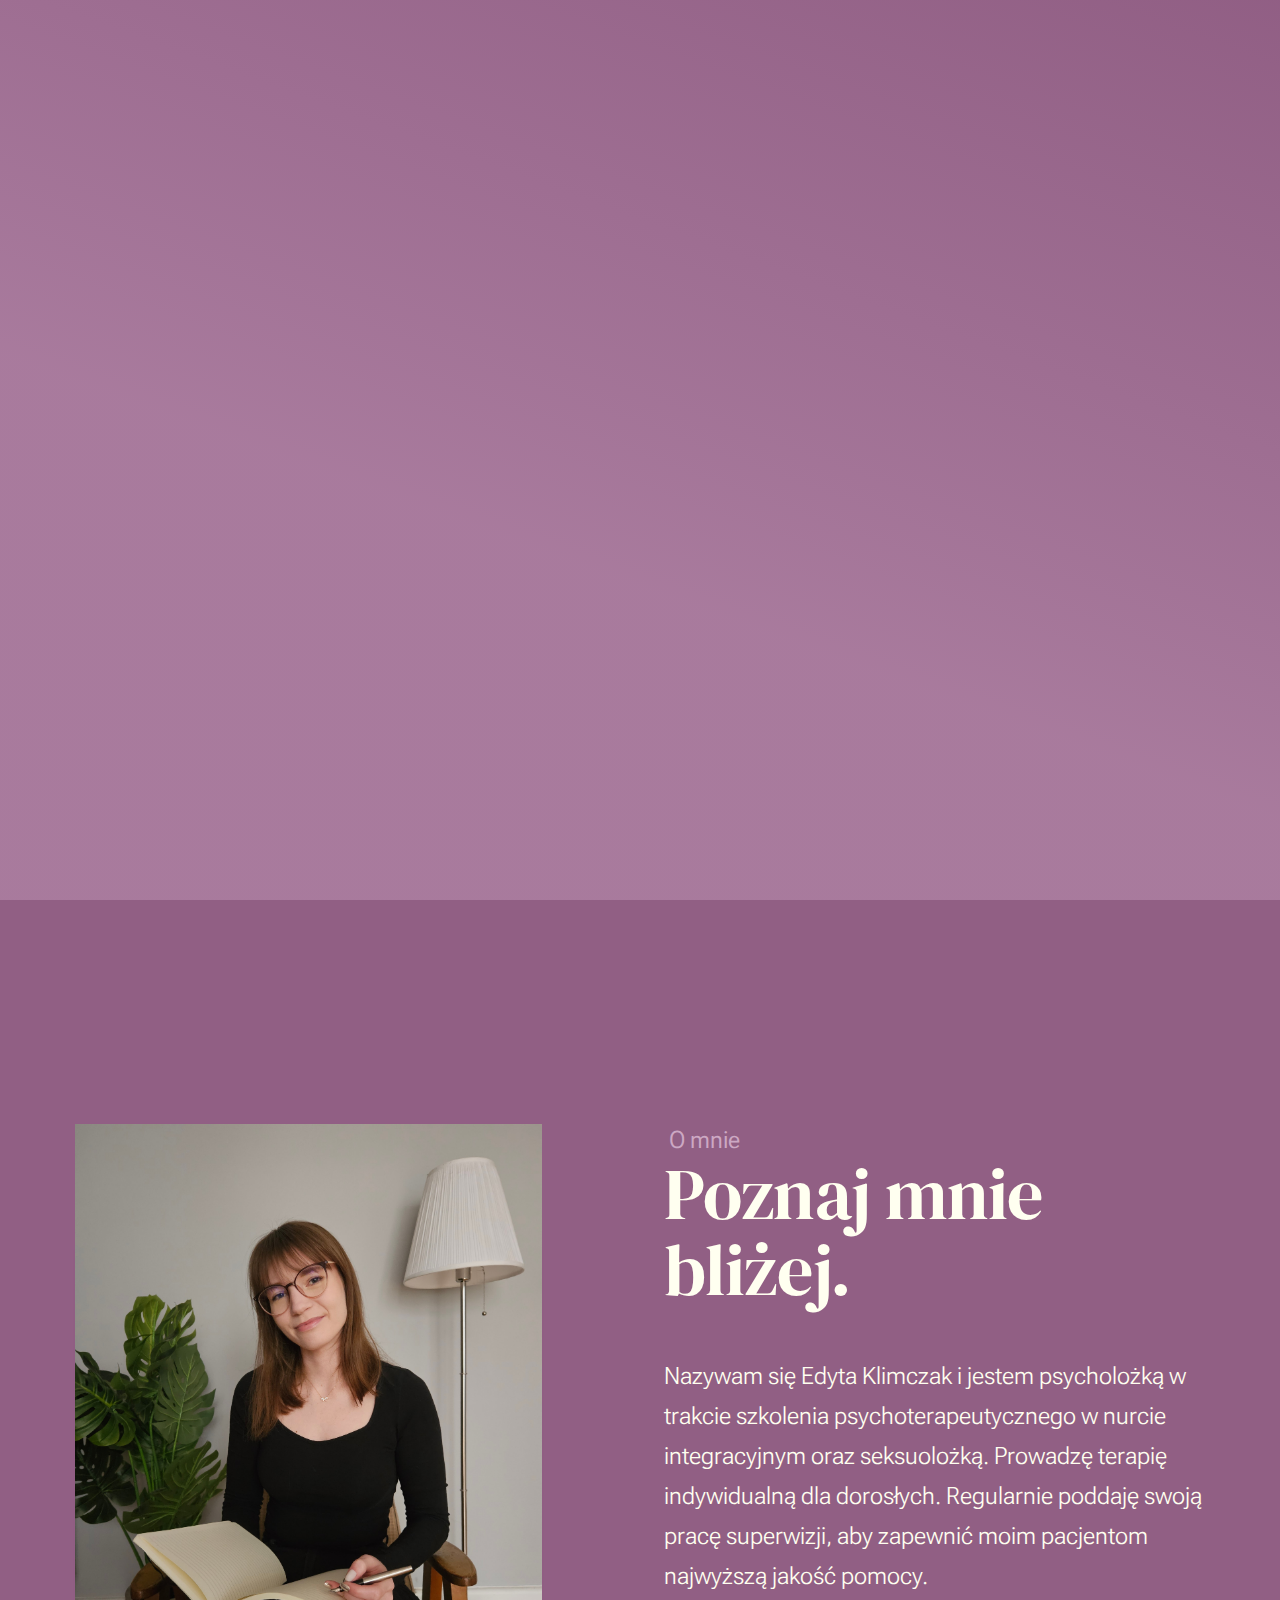
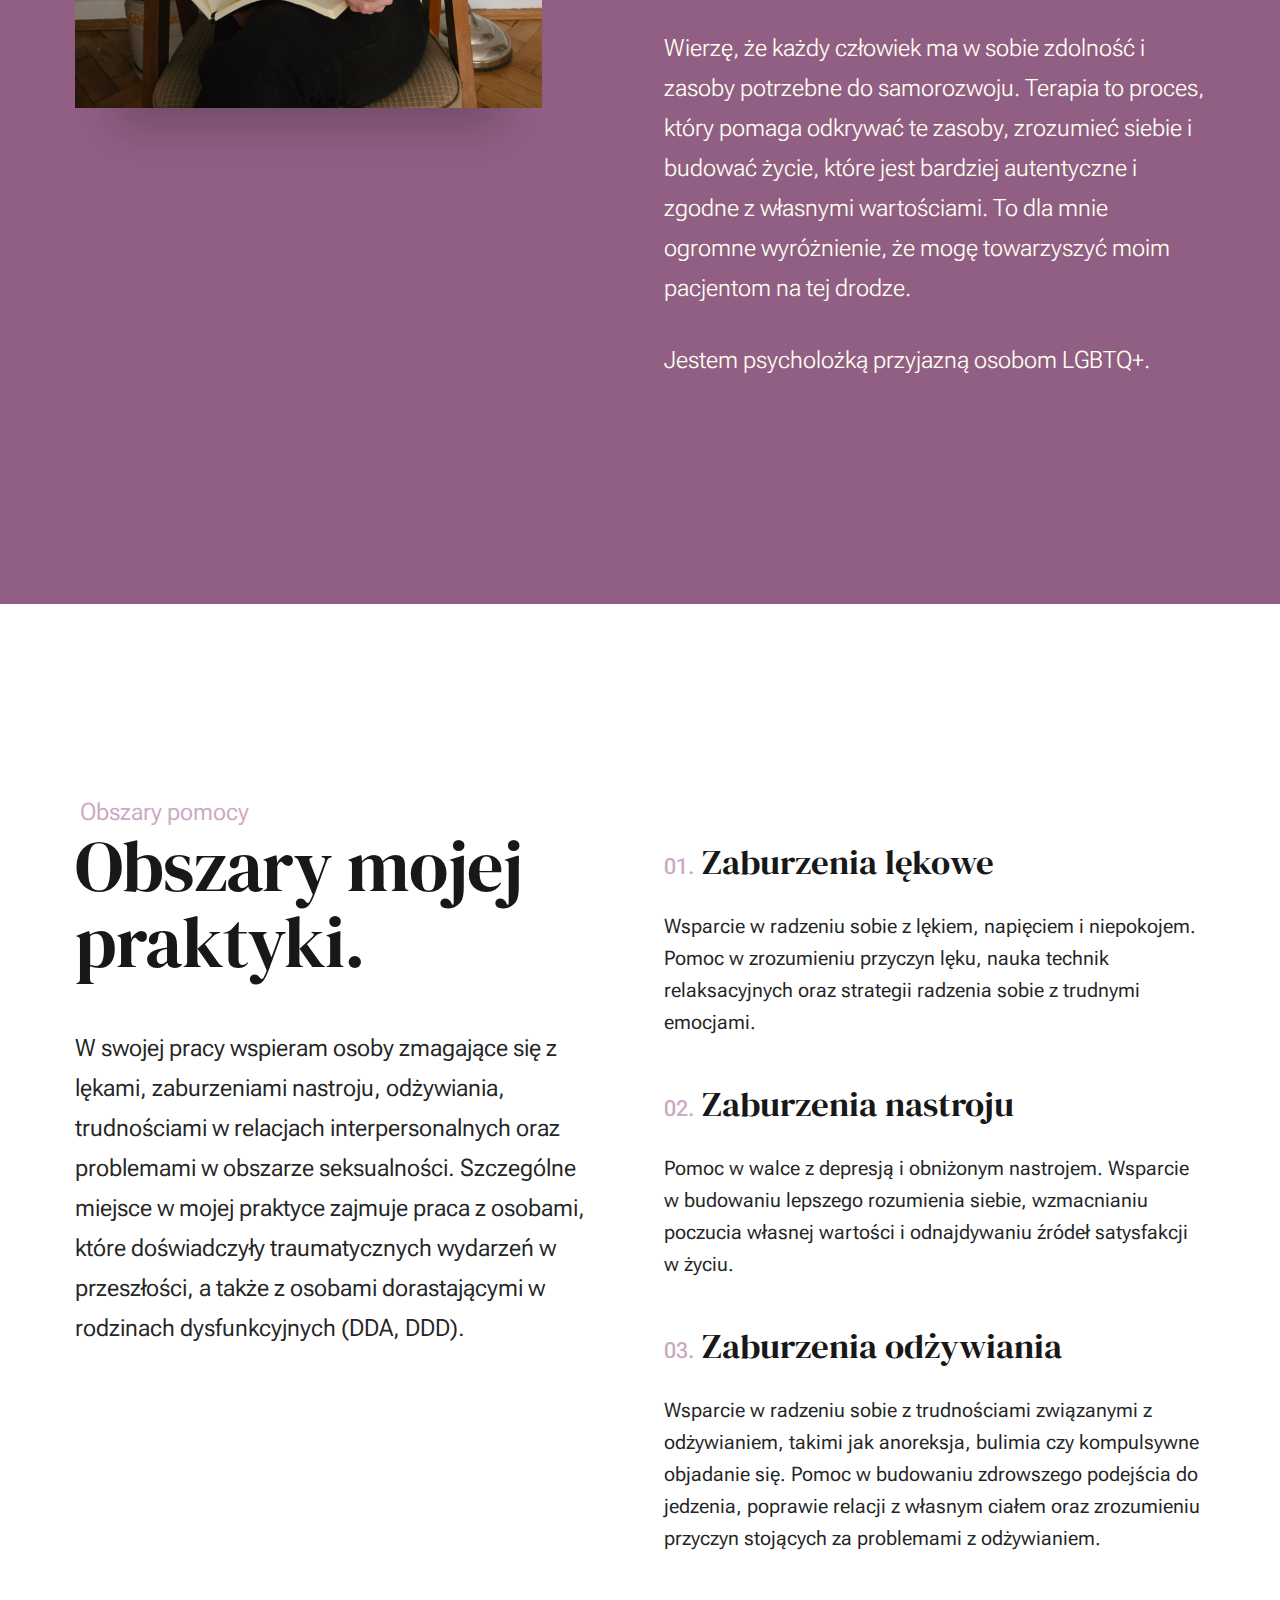
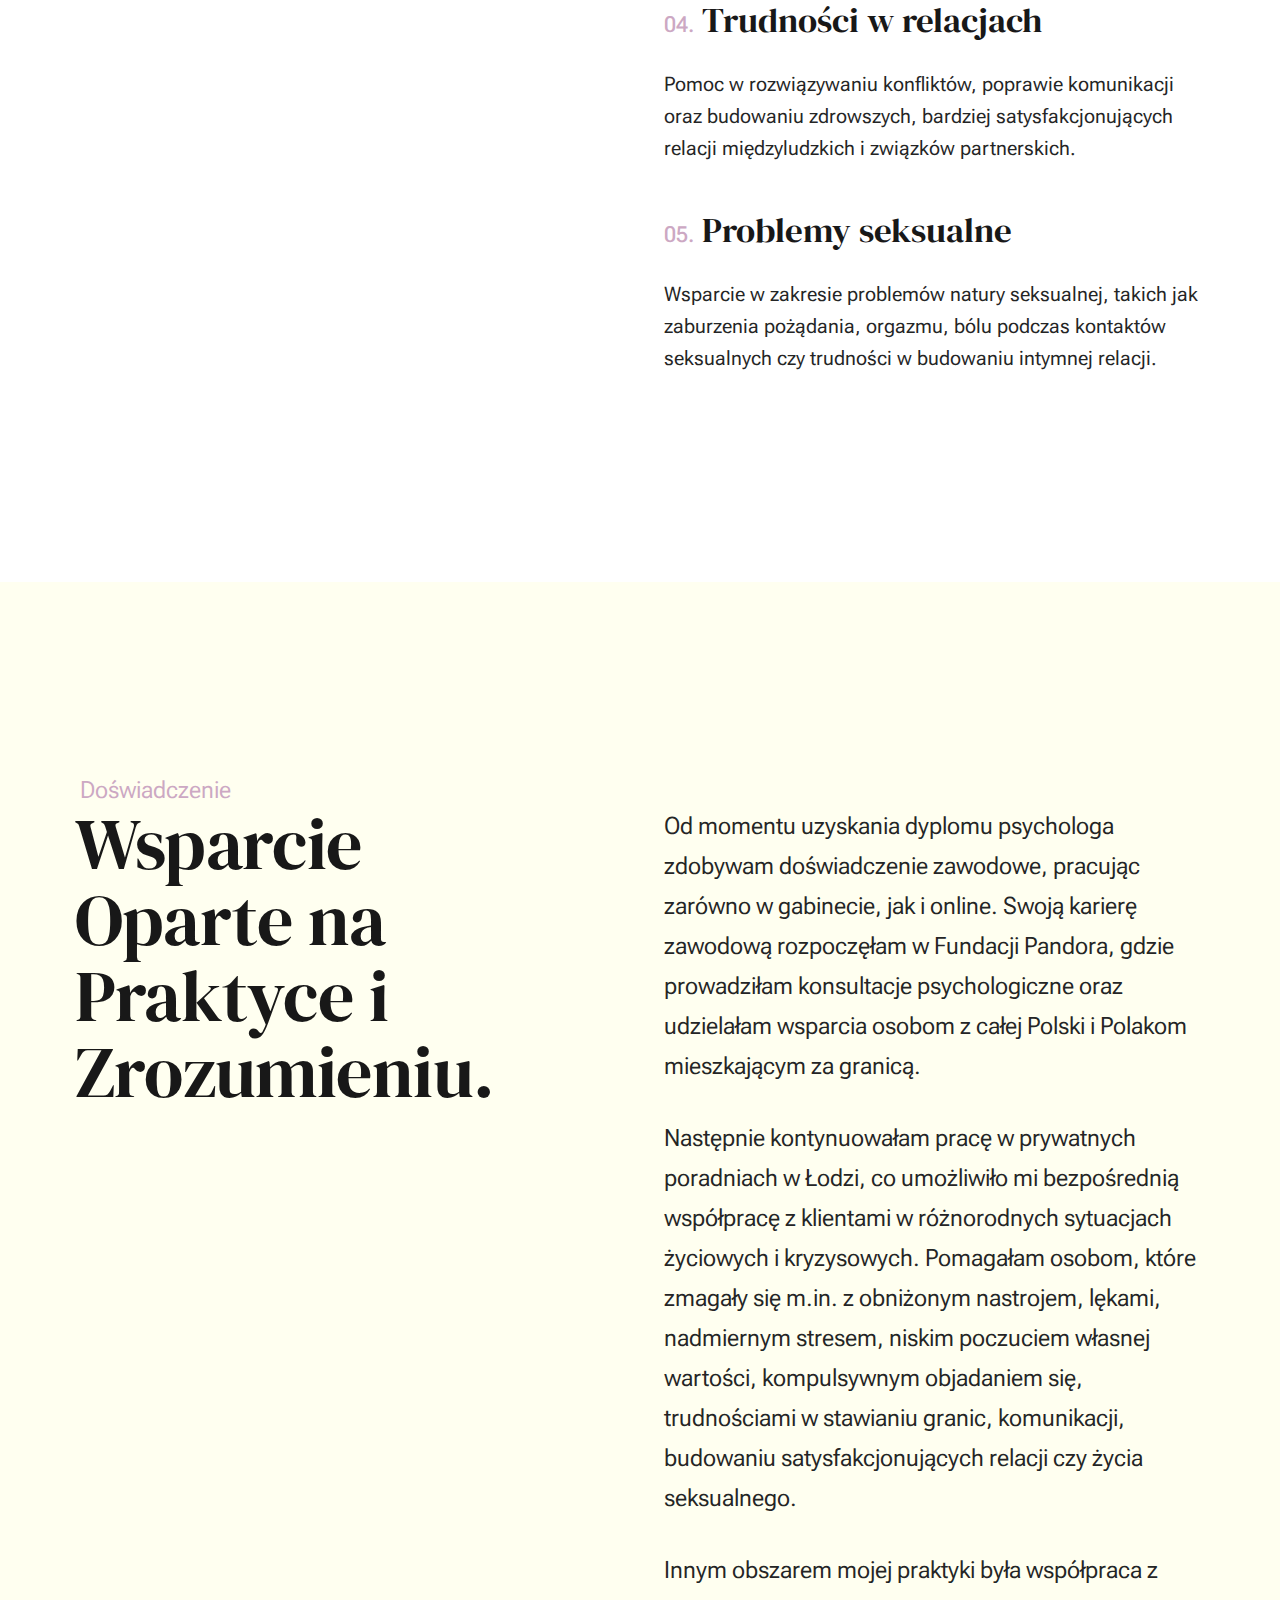
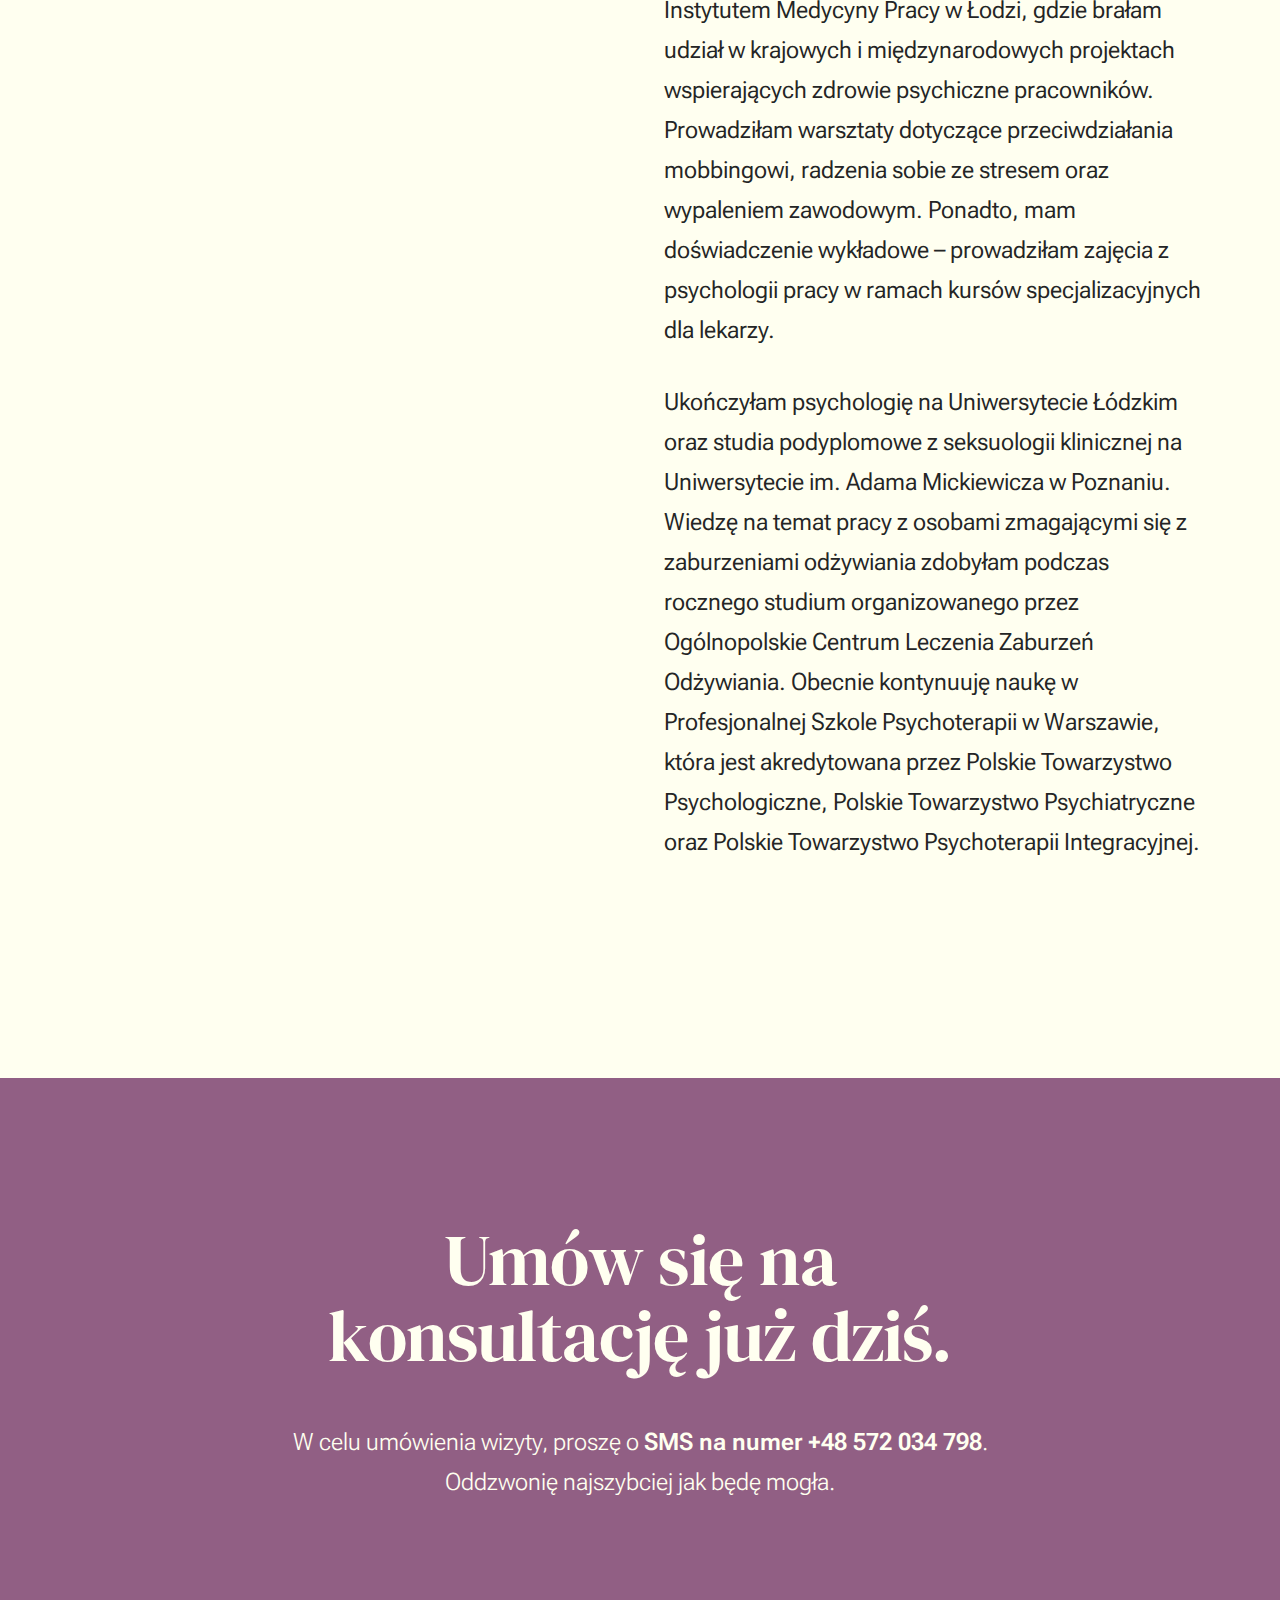
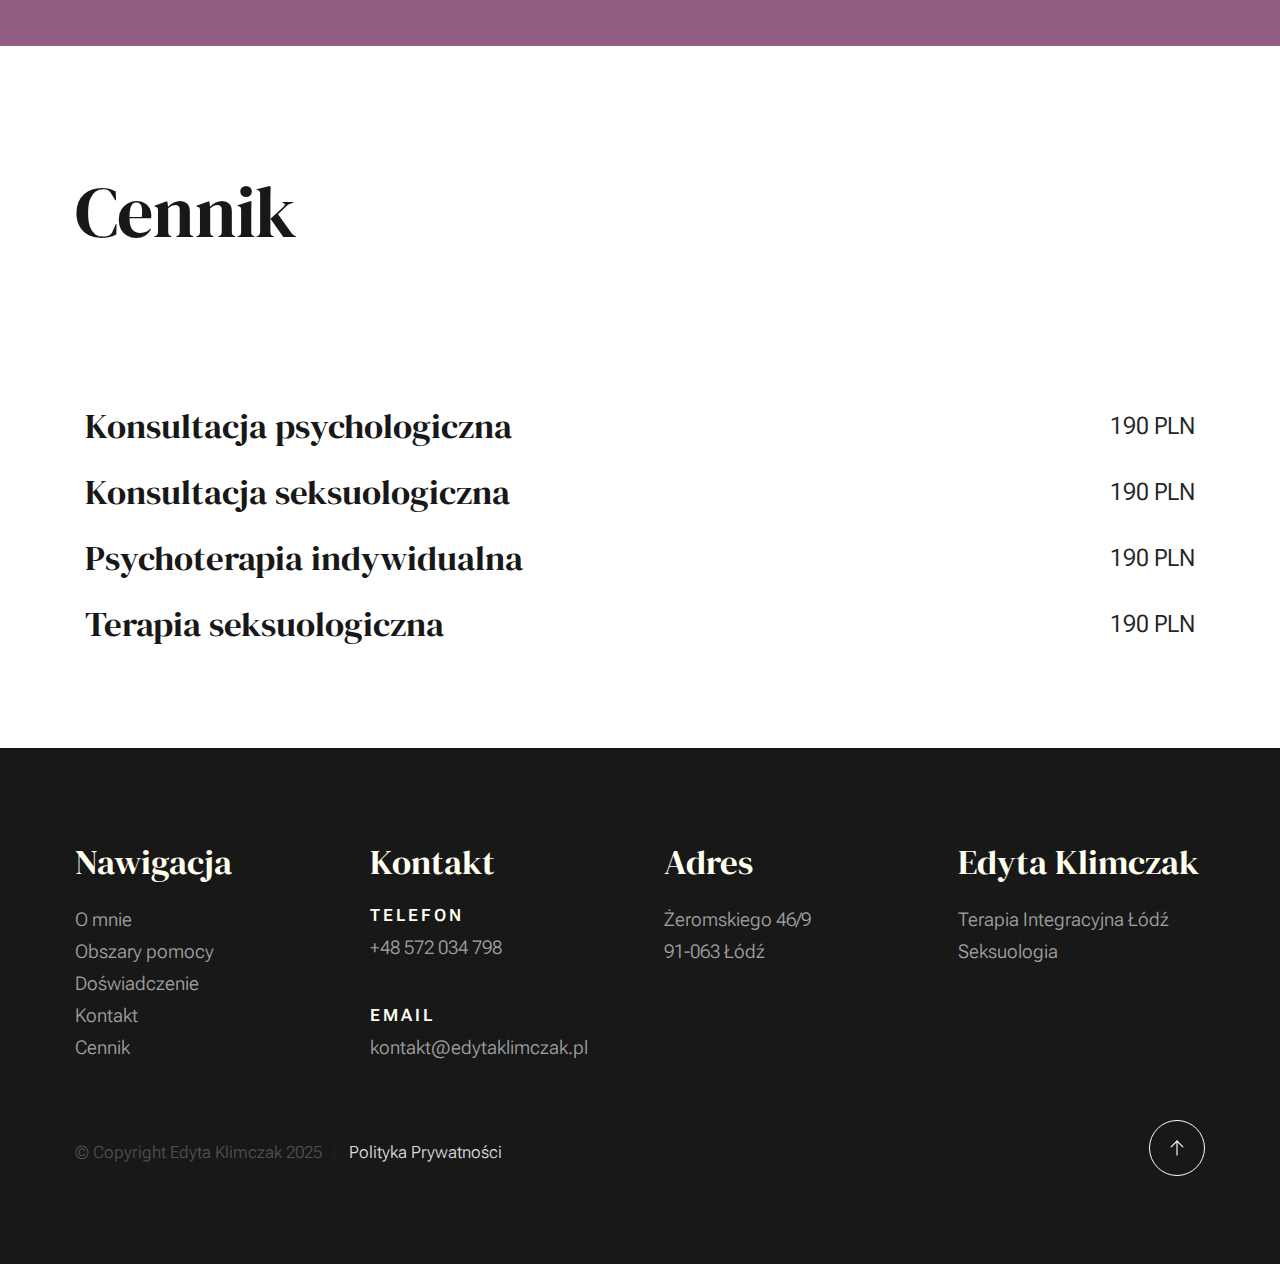
<file: index.html>
<!DOCTYPE html>

<html class="no-js" lang="pl">
  <head>
    <!--- basic page needs
    ================================================== -->
    <meta charset="utf-8" />
    <meta content="width=device-width, initial-scale=1" name="viewport" />
    <title>Edyta Klimczak | Terapia Integracyjna Łódź, Seksuologia</title>
        <!-- CSS
    ================================================== -->
    <link href="css/vendor.css" rel="stylesheet" />
    <link href="css/styles.css" rel="stylesheet" />

    <!-- SEO Meta -->
    <meta
      name="description"
      content="Oferuję terapię integracyjną w Łodzi, pomoc w kompulsywnym objadaniu się, bulimii, niskiej samoocenie oraz uzależnieniu od masturbacji."
    />
    <meta name="keywords" content="terapia integracyjna Łódź, kompulsywne objadanie się terapia Łódź, bulimia terapia Łódź, niska samoocena terapia Łódź, uzależnienie od masturbacji terapia Łódź, psycholog Łódź, terapia online, seksuolog Łódź, zaburzenia lękowe, zaburzenia odżywiania, terapia indywidualna, terapia dla dorosłych, konsultacja psychologiczna" />
    <meta name="author" content="Edyta Klimczak" />
    <meta name="robots" content="index, follow" />

    <!-- Social Media Meta -->
    <meta property="og:title" content="Edyta Klimczak | Terapia Integracyjna Łódź, Seksuologia" />
    <meta property="og:description" content="Oferuję terapię integracyjną w Łodzi, pomoc w kompulsywnym objadaniu się, bulimii, niskiej samoocenie oraz uzależnieniu od masturbacji." />
    <meta property="og:image" content="https://edytaklimczak.pl/images/edyta.png" />
    <meta property="og:url" content="https://www.edytaklimczak.pl" />
    <meta property="og:type" content="website" />
    <meta property="og:locale" content="pl_PL" />
    <meta property="og:site_name" content="Gabinet Pomocy Psychologicznej i Seksuolgicznej Edyty Klimczak" />

    <meta name="twitter:card" content="summary_large_image" />
    <meta name="twitter:title" content="Edyta Klimczak | Terapia Integracyjna Łódź, Seksuologia" />
    <meta name="twitter:description" content="Terapia integracyjna, kompulsywne objadanie się, bulimia, niska samoocena, uzależnienie od masturbacji." />
    <meta name="twitter:image" content="https://edytaklimczak.pl/images/edyta.png" />
    <script>
      document.documentElement.classList.remove("no-js");
      document.documentElement.classList.add("js");
    </script>

    <!-- favicons
    ================================================== -->
    <link href="apple-touch-icon.png" rel="apple-touch-icon" sizes="180x180" />
    <link href="favicon-32x32.png" rel="icon" sizes="32x32" type="image/png" />
    <link href="favicon-16x16.png" rel="icon" sizes="16x16" type="image/png" />
    <link rel="manifest" href="/site.webmanifest">

  </head>
  <body id="top">
    <!-- preloader
    ================================================== -->
    <div id="preloader">
      <div class="dots-fade" id="loader">
        <div></div>
        <div></div>
        <div></div>
      </div>
    </div>
    <!-- page wrap
    ================================================== -->
    <div class="s-pagewrap ss-home" id="page">
      <!-- # site header 
        ================================================== -->
      <header class="s-header">
        <div class="row s-header__inner width-sixteen-col">
          <div class="s-header__block">
            <div class="s-header__logo">
              <a class="logo" href="index.html">
                <img alt="Logo Gabinetu Edyty Klimczak" src="images/logo.svg" />
              </a>
            </div>
            <a class="s-header__menu-toggle" href="#0"><span>Menu</span></a>
          </div>
          <!-- end s-header__block -->
          <nav class="s-header__nav">
            <ul class="s-header__menu-links">
              <li><a href="#about">O mnie</a></li>
              <li><a href="#expertise">Obszary pomocy</a></li>
              <li><a href="#experience">Doświadczenie</a></li>
              <li><a href="#cta">Kontakt</a></li>
              <li><a href="#cennik">Cennik</a></li>
            </ul>
            <!-- s-header__menu-links -->
            <div class="s-header__contact">
              <div class="s-header__contact-btn">
                <a class="btn btn--stroke u-fullwidth" href="#cta">Umów wizytę</a>
              </div>
            </div>
            <!-- s-header__contact -->
          </nav>
          <!-- end s-header__nav -->
        </div>
        <!-- end s-header__inner -->
      </header>
      <!-- end s-header -->
      <!-- # site main content
        ================================================== -->
      <section class="s-content" id="content">
        <!-- intro
            ----------------------------------------------- -->
        <section class="s-intro" id="intro">
          <div class="row s-intro__content width-sixteen-col">
            <div class="column lg-12 s-intro__content-inner grid-block">
              <div class="s-intro__content-text">
                <div class="s-intro__content-pretitle text-pretitle">
                  Witam Cię serdecznie na mojej stronie!
                </div>
                <h1 class="s-intro__content-title">
                  Razem stworzymy przestrzeń, gdzie zrozumienie otwiera drzwi do zmiany
                </h1>
              </div>
              <!-- s-intro__content-text -->
              <div class="s-intro__content-media">
                <div class="s-intro__content-media-inner">
                  <img
                    alt="Edyta Klimczak - Psycholożka i Seksuolożka w Łodzi"
                    src="images/edyta_klimczak.jpg"
                    srcset="images/edyta_klimczak.jpg 1x, images/edyta_klimczak.jpg 2x"
                  />
                  <div class="lines">
                    <span></span>
                  </div>
                </div>
              </div>
              <!-- s-intro__content-media -->
              <div class="s-intro__scroll-down">
                <a class="smoothscroll" href="#about">
                  <div class="scroll-icon">
                    <svg
                      fill="none"
                      height="36"
                      stroke="#97b34a"
                      stroke-linecap="round"
                      stroke-linejoin="round"
                      stroke-width="1"
                      viewbox="0 0 24 24"
                      width="36"
                      xmlns="http://www.w3.org/2000/svg"
                    >
                      <polyline points="7 13 12 18 17 13"></polyline>
                      <line x1="12" x2="12" y1="18" y2="6"></line>
                    </svg>
                  </div>
                  <span>Przewiń, aby zapoznać się z moją ofertą.</span>
                </a>
              </div>
              <!-- s-intro__scroll-down -->
            </div>
            <!-- s-intro__content-inner -->
          </div>
          <!-- s-intro__content -->
        </section>
        <!-- end s-intro -->
        <!-- about
            ----------------------------------------------- -->
        <section class="s-about target-section" id="about">
          <div class="row s-about__content width-sixteen-col">
            <div class="column grid-block grid-section-split">
              <div class="section-header grid-section-split__header-about">
                <div class="s-about__content-media">
                  <div class="s-about__content-media-inner">
                    <img
                      alt="Edyta Klimczak - Psycholożka i Seksuolożka w Łodzi"
                      src="images/edyta_klimczak_gabinet.jpg"
                      srcset="images/edyta_klimczak_gabinet.jpg 1x, images/edyta_klimczak_gabinet.jpg 2x"
                    />
                  </div>
                </div>
              </div>
              <!-- end section-header -->
              <div class="s-about__content-main grid-section-split__primary">
                <div class="section-header">
                  <div class="text-pretitle">O mnie</div>
                  <h2 class="text-display-title">Poznaj mnie bliżej.</h2>
                </div>
                <p class="attention-getter">
                  Nazywam się Edyta Klimczak i jestem psycholożką w trakcie
                  szkolenia psychoterapeutycznego w nurcie integracyjnym oraz
                  seksuolożką. Prowadzę terapię indywidualną dla dorosłych. Regularnie poddaję swoją pracę superwizji, aby zapewnić moim pacjentom najwyższą jakość pomocy.
                </p>

                <p class="attention-getter">
                  Wierzę, że każdy człowiek ma w sobie zdolność i zasoby
                  potrzebne do samorozwoju. Terapia to proces, który pomaga
                  odkrywać te zasoby, zrozumieć siebie i budować życie, które
                  jest bardziej autentyczne i zgodne z własnymi wartościami. To
                  dla mnie ogromne wyróżnienie, że mogę towarzyszyć moim
                  pacjentom na tej drodze.
                </p>
                <p class="attention-getter">
                  Jestem psycholożką przyjazną osobom LGBTQ+.
                </p>
              </div>
            </div>
            <!-- content-inner -->
          </div>
        </section>
        <!-- end s-about -->
        <!-- expertise
            ----------------------------------------------- -->
        <section class="s-expertise" id="expertise">
          <div class="row s-expertise__content width-sixteen-col">
            <div class="column xl-12 grid-block grid-section-split">
              <div class="section-header grid-section-split__header">
                <div class="text-pretitle">Obszary pomocy</div>
                <h2 class="text-display-title">Obszary mojej praktyki.</h2>
                <p class="lead">
                  W swojej pracy wspieram osoby zmagające się z lękami,
                  zaburzeniami nastroju, odżywiania, trudnościami w relacjach
                  interpersonalnych oraz problemami w obszarze seksualności.
                  Szczególne miejsce w mojej praktyce zajmuje praca z osobami, które doświadczyły traumatycznych wydarzeń w przeszłości, a także z osobami dorastającymi w rodzinach dysfunkcyjnych (DDA, DDD).
                </p>
              </div>
              <!-- end section-header -->
              <div class="s-expertise__content-main grid-section-split__primary">
                <div class="grid-list-items list-items show-ctr">
                  <div class="grid-list-items__item list-items__item">
                    <div class="grid-list-items__title list-items__item-header">
                      <h3 class="list-items__item-title">Zaburzenia lękowe</h3>
                    </div>
                    <div class="grid-list-items__text list-items__item-text">
                      <p>
                        Wsparcie w radzeniu sobie z lękiem, napięciem i
                        niepokojem. Pomoc w zrozumieniu przyczyn lęku, nauka
                        technik relaksacyjnych oraz strategii radzenia sobie z
                        trudnymi emocjami.
                      </p>
                    </div>
                  </div>
                  <!-- list-item -->
                  <div class="grid-list-items__item list-items__item">
                    <div class="grid-list-items__title list-items__item-header">
                      <h3 class="list-items__item-title">
                        Zaburzenia nastroju
                      </h3>
                    </div>
                    <div class="grid-list-items__text list-items__item-text">
                      <p>
                        Pomoc w walce z depresją i obniżonym nastrojem. Wsparcie
                        w budowaniu lepszego rozumienia siebie, wzmacnianiu
                        poczucia własnej wartości i odnajdywaniu źródeł
                        satysfakcji w życiu.
                      </p>
                    </div>
                  </div>
                  <!-- list-expertise__item -->
                  <div class="grid-list-items__item list-items__item">
                    <div class="grid-list-items__title list-items__item-header">
                      <h3 class="list-items__item-title">
                        Zaburzenia odżywiania
                      </h3>
                    </div>
                    <div class="grid-list-items__text list-items__item-text">
                      <p>
                        Wsparcie w radzeniu sobie z trudnościami związanymi z
                        odżywianiem, takimi jak anoreksja, bulimia czy
                        kompulsywne objadanie się. Pomoc w budowaniu zdrowszego
                        podejścia do jedzenia, poprawie relacji z własnym ciałem
                        oraz zrozumieniu przyczyn stojących za problemami z
                        odżywianiem.
                      </p>
                    </div>
                  </div>

                  <!-- list-expertise__item -->
                  <!-- list-expertise__item -->
                  <div class="grid-list-items__item list-items__item">
                    <div class="grid-list-items__title list-items__item-header">
                      <h3 class="list-items__item-title">
                        Trudności w relacjach
                      </h3>
                    </div>
                    <div class="grid-list-items__text list-items__item-text">
                      <p>
                        Pomoc w rozwiązywaniu konfliktów, poprawie komunikacji
                        oraz budowaniu zdrowszych, bardziej satysfakcjonujących
                        relacji międzyludzkich i związków partnerskich.
                      </p>
                    </div>
                  </div>
                  <!-- list-expertise__item -->
                  <div class="grid-list-items__item list-items__item">
                    <div class="grid-list-items__title list-items__item-header">
                      <h3 class="list-items__item-title">Problemy seksualne</h3>
                    </div>
                    <div class="grid-list-items__text list-items__item-text">
                      <p>
                        Wsparcie w zakresie problemów natury seksualnej, takich
                        jak zaburzenia pożądania, orgazmu, bólu podczas
                        kontaktów seksualnych czy trudności w budowaniu intymnej
                        relacji.
                      </p>
                    </div>
                  </div>
                  <!-- list-expertise__item -->
                </div>
                <!-- grid-list-items -->
              </div>
              <!-- end s-expertise__content-main -->
              <!-- end s-about__content-btn -->
            </div>
            <!-- end grid-block-->
          </div>
          <!-- end s-expertise__content -->
        </section>
        <!-- end s-expertise -->
        <!-- clients
            ----------------------------------------------- -->
        <section class="s-clients" id="experience">
          <div class="row s-clients__content-block width-sixteen-col">
            <div class="column xl-12 grid-block grid-section-split">
              <div class="section-header grid-section-split__header">
                <div class="text-pretitle">Doświadczenie</div>
                <h2 class="text-display-title">
                  Wsparcie Oparte na Praktyce i Zrozumieniu.
                </h2>
              </div>
              <!-- end section-header -->
              <div class="grid-section-split__primary">
                <p class="lead">
                  Od momentu uzyskania dyplomu psychologa zdobywam doświadczenie
                  zawodowe, pracując zarówno w gabinecie, jak i online. Swoją
                  karierę zawodową rozpoczęłam w Fundacji Pandora, gdzie
                  prowadziłam konsultacje psychologiczne oraz udzielałam
                  wsparcia osobom z całej Polski i Polakom mieszkającym za
                  granicą.
                </p>
                <p class="lead">
                  Następnie kontynuowałam pracę w prywatnych poradniach w Łodzi,
                  co umożliwiło mi bezpośrednią współpracę z klientami w
                  różnorodnych sytuacjach życiowych i kryzysowych. Pomagałam
                  osobom, które zmagały się m.in. z obniżonym nastrojem, lękami,
                  nadmiernym stresem, niskim poczuciem własnej wartości,
                  kompulsywnym objadaniem się, trudnościami w stawianiu granic,
                  komunikacji, budowaniu satysfakcjonujących relacji czy życia
                  seksualnego.
                </p>
                <p class="lead">
                  Innym obszarem mojej praktyki była współpraca z Instytutem
                  Medycyny Pracy w Łodzi, gdzie brałam udział w krajowych i
                  międzynarodowych projektach wspierających zdrowie psychiczne
                  pracowników. Prowadziłam warsztaty dotyczące przeciwdziałania
                  mobbingowi, radzenia sobie ze stresem oraz wypaleniem
                  zawodowym. Ponadto, mam doświadczenie wykładowe – prowadziłam
                  zajęcia z psychologii pracy w ramach kursów specjalizacyjnych
                  dla lekarzy.
                </p>
                <p class="lead">
                  Ukończyłam psychologię na Uniwersytecie Łódzkim oraz studia
                  podyplomowe z seksuologii klinicznej na Uniwersytecie im.
                  Adama Mickiewicza w Poznaniu. Wiedzę na temat pracy z osobami
                  zmagającymi się z zaburzeniami odżywiania zdobyłam podczas
                  rocznego studium organizowanego przez Ogólnopolskie Centrum
                  Leczenia Zaburzeń Odżywiania. Obecnie kontynuuję naukę w
                  Profesjonalnej Szkole Psychoterapii w Warszawie, która jest
                  akredytowana przez Polskie Towarzystwo Psychologiczne, Polskie
                  Towarzystwo Psychiatryczne oraz Polskie Towarzystwo
                  Psychoterapii Integracyjnej.
                </p>
              </div>
              <!-- end grid-section-split__primary -->
            </div>
            <!-- end column -->
          </div>
          <!-- end row -->
        </section>
        <!-- end s-clients -->
      </section>
      <!-- s-content-->
      <!-- # cta
        ================================================== -->
      <section class="s-cta" id="cta">
        <div class="row row-x-center text-center">
          <div class="column xl-8 lg-12">
            <div class="s-cta__content">
              <h2 class="text-display-title">
                Umów się na konsultację już dziś.
              </h2>
              <p class="lead">
                W celu umówienia wizyty, proszę o
                <b style="color: inherit">SMS na numer +48 572 034 798</b>.
                <br />Oddzwonię najszybciej jak będę mogła.
              </p>
            </div>
          </div>
        </div>
      </section>
      <section class="s-pagecontent pagecontent" id="cennik">
        <div class="row pageintro">
          <div class="column xl-6 lg-12">
            <h2 class="text-display-title">Cennik</h2>
          </div>
        </div>
        <!-- pageintro -->

        <div class="row">
          <div class="column xl-12">
            <div class="price-list">
              <div class="price-item">
                <h3 class="price-service">Konsultacja psychologiczna</h3>
                <div class="price-value">190 PLN</div>
              </div>
              <div class="price-item">
                <h3 class="price-service">Konsultacja seksuologiczna</h3>
                <div class="price-value">190 PLN</div>
              </div>
              <div class="price-item">
                <h3 class="price-service">Psychoterapia indywidualna</h3>
                <div class="price-value">190 PLN</div>
              </div>
              <div class="price-item">
                <h3 class="price-service">Terapia seksuologiczna</h3>
                <div class="price-value">190 PLN</div>
              </div>
            </div>
          </div>
          <!-- end column -->
        </div>
        <!-- end row -->
      </section>
      <!-- pagecontent -->
      <!-- end s-cta -->
      <!-- # footer 
        ================================================== -->
      <footer class="s-footer">
        <div class="row s-footer__content">
          <div
            class="column xl-3 lg-6 md-12 s-footer__block s-footer__site-links"
          >
            <h3>Nawigacja</h3>
            <ul class="link-list">
              <li><a href="#about">O mnie</a></li>
              <li><a href="#expertise">Obszary pomocy</a></li>
              <li><a href="#experience">Doświadczenie</a></li>
              <li><a href="#cta">Kontakt</a></li>
              <li><a href="#cennik">Cennik</a></li>
            </ul>
          </div>
          <div class="column xl-3 lg-3 md-12 s-footer__block s-footer__about">
            <h3>Kontakt</h3>

            <div class="contact-block">
              <h6>Telefon</h6>
              <ul class="contact-list">
                <li><a href="tel:+48572034798">+48 572 034 798</a></li>
              </ul>
            </div>
            <div class="contact-block">
              <h6>Email</h6>
              <ul class="contact-list">
                <li><a href="mailto:kontakt@edytaklimczak.pl">kontakt@edytaklimczak.pl</a></li>
              </ul>
            </div>
          </div>
          <div class="column xl-3 lg-3 md-12 s-footer__block s-footer__about">
            <div class="contact-block">
              <h3>Adres</h3>
              <ul class="contact-list">
                <li>Żeromskiego 46/9</li>
                <li>91-063 Łódź</li>
              </ul>
            </div>
          </div>
          <div class="column xl-3 lg-3 md-12 s-footer__block s-footer__about">
            <h3>Edyta Klimczak</h3>
            <p>
              Terapia Integracyjna Łódź <br> Seksuologia
            </p>
          </div>
        </div>
        <div class="row s-footer__bottom">
          <div class="column xl-12">
            <p class="ss-copyright">
              <span>© Copyright Edyta Klimczak 2025</span>
              <a href="privacy.html">Polityka Prywatności</a>
            </p>
          </div>
          <div class="ss-go-top">
            <a class="smoothscroll" href="#top" title="Back to Top">
              <svg
                fill="none"
                height="36"
                stroke="#ffffff"
                stroke-linecap="round"
                stroke-linejoin="round"
                stroke-width="1"
                viewbox="0 0 24 24"
                width="36"
                xmlns="http://www.w3.org/2000/svg"
              >
                <polyline points="17 11 12 6 7 11"></polyline>
                <line x1="12" x2="12" y1="18" y2="6"></line>
              </svg>
            </a>
          </div>
          <!-- end ss-go-top -->
        </div>
      </footer>
      <!-- end s-footer -->
    </div>
    <!-- end page-wrap -->
    <!-- Java Script
    ================================================== -->
    <script src="js/plugins.js"></script>
    <script src="js/main.js"></script>
  </body>
</html>
</file>
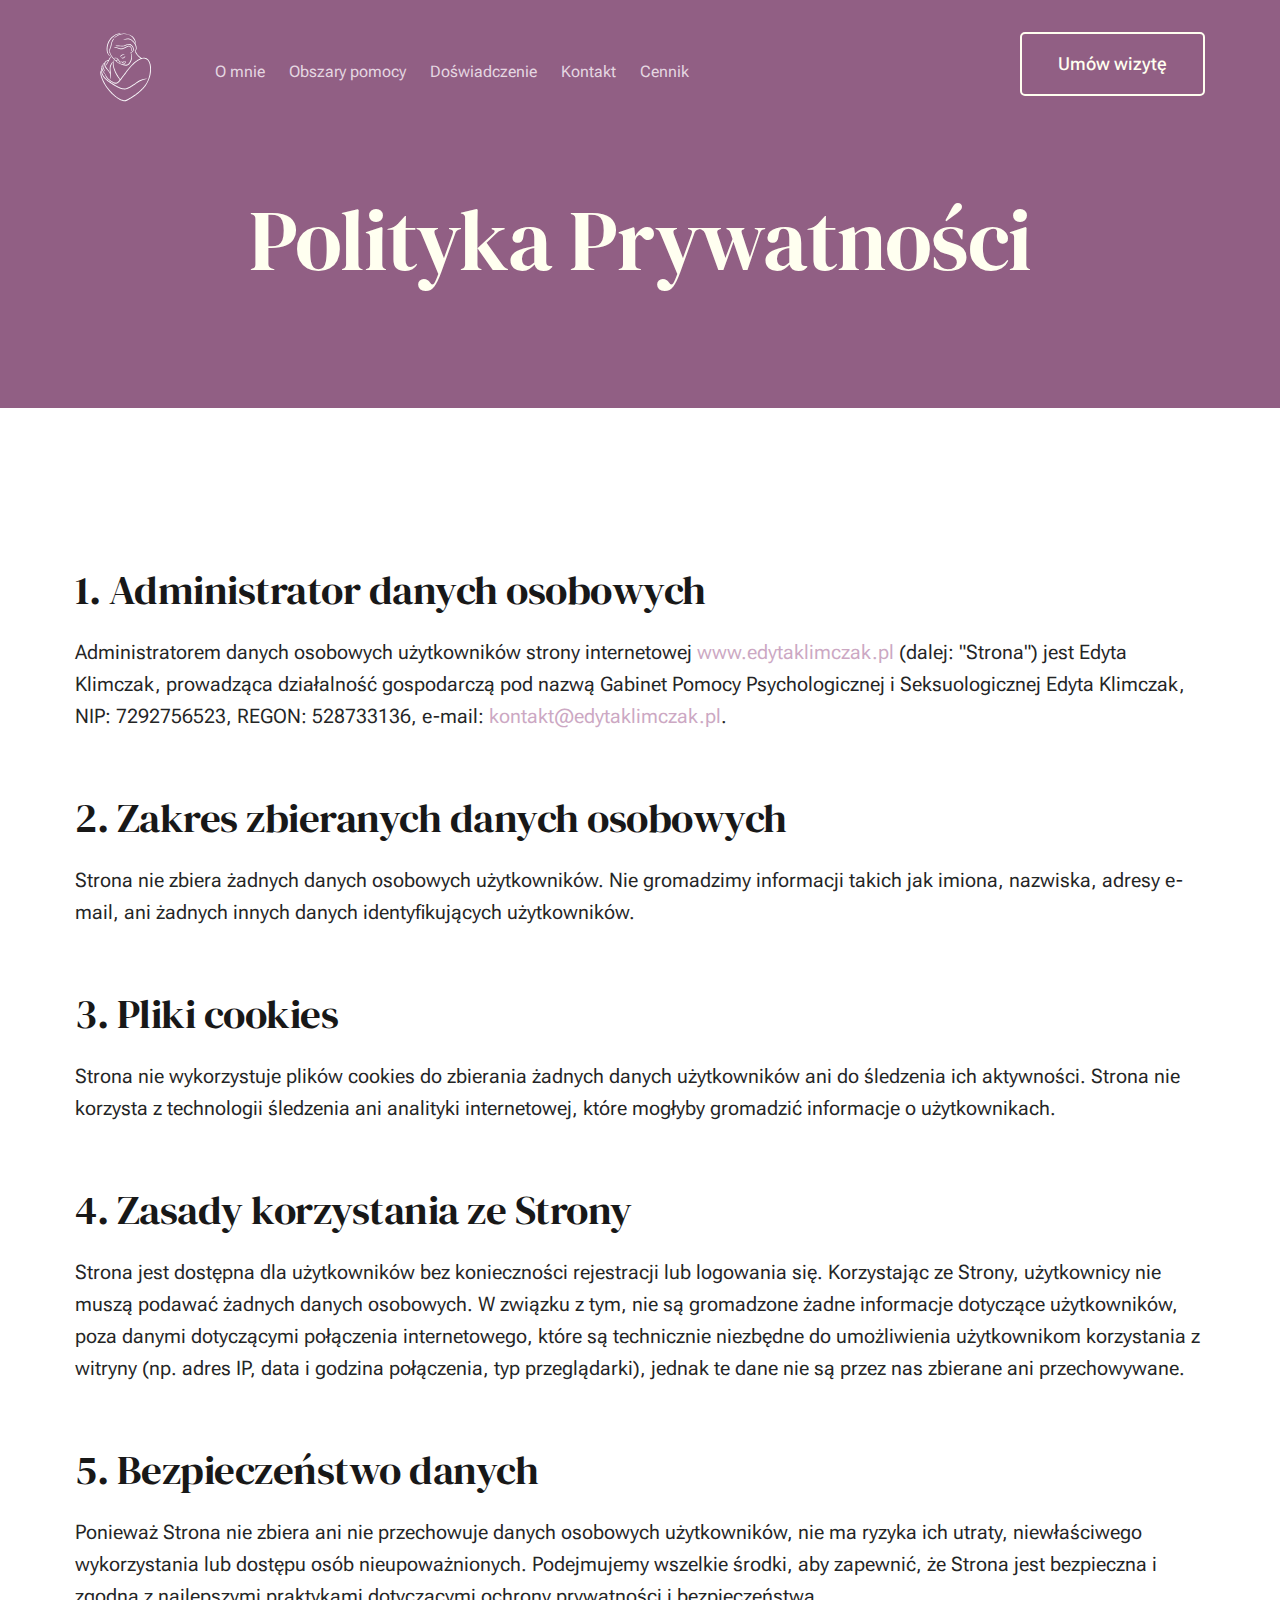
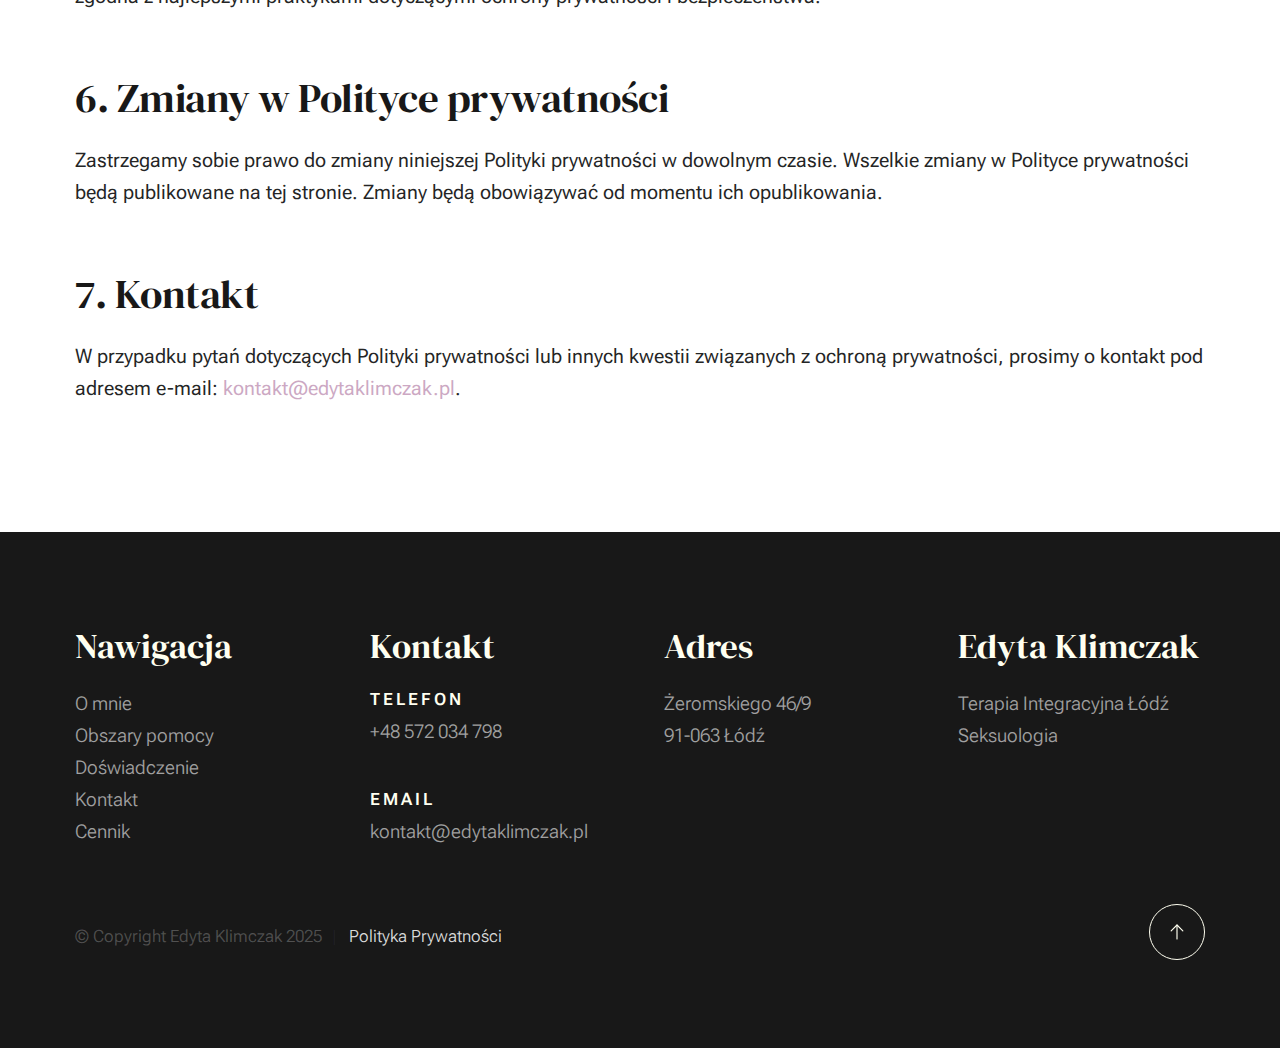
<file: privacy.html>
<!DOCTYPE html>
<html lang="pl" class="no-js">
<head>

    <!--- basic page needs
    ================================================== -->
    <meta charset="utf-8">
    <meta name="viewport" content="width=device-width, initial-scale=1">
    <title>Polityka prywatności</title>

    <script>
        document.documentElement.classList.remove('no-js');
        document.documentElement.classList.add('js');
    </script>

    <!-- CSS
    ================================================== -->
    <link rel="stylesheet" href="css/vendor.css">
    <link rel="stylesheet" href="css/styles.css">

    <!-- favicons
    ================================================== -->
    <link rel="apple-touch-icon" sizes="180x180" href="apple-touch-icon.png">
    <link rel="icon" type="image/png" sizes="32x32" href="favicon-32x32.png">
    <link rel="icon" type="image/png" sizes="16x16" href="favicon-16x16.png">
    <link rel="manifest" href="site.webmanifest">

</head>


<body id="top">


    <!-- preloader
    ================================================== -->
    <div id="preloader">
        <div id="loader" class="dots-fade">
            <div></div>
            <div></div>
            <div></div>
        </div>
    </div>


    <!-- page wrap
    ================================================== -->
    <div id="page" class="s-pagewrap">


        <!-- # site header 
        ================================================== -->
        <header class="s-header">
            <div class="row s-header__inner width-sixteen-col">
              <div class="s-header__block">
                <div class="s-header__logo">
                  <a class="logo" href="index.html">
                    <img alt="Homepage" src="images/logo.svg" />
                  </a>
                </div>
                <a class="s-header__menu-toggle" href="#0"><span>Menu</span></a>
              </div>
              <!-- end s-header__block -->
              <nav class="s-header__nav">
                <ul class="s-header__menu-links">
                  <li><a href="index.html#about">O mnie</a></li>
                  <li><a href="index.html#expertise">Obszary pomocy</a></li>
                  <li><a href="index.html#experience">Doświadczenie</a></li>
                  <li><a href="index.html#cta">Kontakt</a></li>
                  <li><a href="index.html#cennik">Cennik</a></li>
                </ul>
                <!-- s-header__menu-links -->
                <div class="s-header__contact">
                  <div class="s-header__contact-btn">
                  <a
                    class="btn btn--stroke u-fullwidth"
                    href="index.html#cta"
                    >Umów wizytę</a
                  >
                </div>
                </div>
                <!-- s-header__contact -->
              </nav>
              <!-- end s-header__nav -->
            </div>
            <!-- end s-header__inner -->
          </header>
        <!-- # site main content
        ================================================== -->
        <article id="content" class="s-content entry">

            <div class="s-pageheader entry__header">
                <div class="row">
                    <div class="column xl-12">

                        <h1 class="entry__title">
                            Polityka Prywatności
                        </h1> <!-- end entry__title -->
                    </div>
                </div>
            </div> <!-- end entry__header --> 

            <div class="s-pagecontent entry__content">

                <div class="row entry__primary width-narrower">
                    <div class="column xl-12"> 

                        <h2>1. Administrator danych osobowych</h2>
                        <p>
                            Administratorem danych osobowych użytkowników strony internetowej <a href="http://www.edytaklimczak.pl">www.edytaklimczak.pl</a> (dalej: "Strona") jest Edyta Klimczak, prowadząca działalność gospodarczą pod nazwą Gabinet Pomocy Psychologicznej i Seksuologicznej Edyta Klimczak, NIP: 7292756523, REGON: 528733136, e-mail: <a href="mailto:kontakt@edytaklimczak.pl">kontakt@edytaklimczak.pl</a>.
                        </p>

                        <h2>2. Zakres zbieranych danych osobowych</h2>
                        <p>
                            Strona nie zbiera żadnych danych osobowych użytkowników. Nie gromadzimy informacji takich jak imiona, nazwiska, adresy e-mail, ani żadnych innych danych identyfikujących użytkowników.
                        </p>

                        <h2>3. Pliki cookies</h2>
                        <p>
                            Strona nie wykorzystuje plików cookies do zbierania żadnych danych użytkowników ani do śledzenia ich aktywności. Strona nie korzysta z technologii śledzenia ani analityki internetowej, które mogłyby gromadzić informacje o użytkownikach.
                        </p>

                        <h2>4. Zasady korzystania ze Strony</h2>
                        <p>
                            Strona jest dostępna dla użytkowników bez konieczności rejestracji lub logowania się. Korzystając ze Strony, użytkownicy nie muszą podawać żadnych danych osobowych. W związku z tym, nie są gromadzone żadne informacje dotyczące użytkowników, poza danymi dotyczącymi połączenia internetowego, które są technicznie niezbędne do umożliwienia użytkownikom korzystania z witryny (np. adres IP, data i godzina połączenia, typ przeglądarki), jednak te dane nie są przez nas zbierane ani przechowywane.
                        </p>

                        <h2>5. Bezpieczeństwo danych</h2>
                        <p>
                            Ponieważ Strona nie zbiera ani nie przechowuje danych osobowych użytkowników, nie ma ryzyka ich utraty, niewłaściwego wykorzystania lub dostępu osób nieupoważnionych. Podejmujemy wszelkie środki, aby zapewnić, że Strona jest bezpieczna i zgodna z najlepszymi praktykami dotyczącymi ochrony prywatności i bezpieczeństwa.
                        </p>

                        <h2>6. Zmiany w Polityce prywatności</h2>
                        <p>
                            Zastrzegamy sobie prawo do zmiany niniejszej Polityki prywatności w dowolnym czasie. Wszelkie zmiany w Polityce prywatności będą publikowane na tej stronie. Zmiany będą obowiązywać od momentu ich opublikowania.
                        </p>

                        <h2>7. Kontakt</h2>
                        <p>
                            W przypadku pytań dotyczących Polityki prywatności lub innych kwestii związanych z ochroną prywatności, prosimy o kontakt pod adresem e-mail: <a href="mailto:kontakt@edytaklimczak.pl">kontakt@edytaklimczak.pl</a>.
                        </p>
                   
                    </div> <!-- end column-->
                </div> <!-- end entry__primary -->    
                
            </div> <!-- end entry__content -->

        </article> <!-- s-content entry-->
        
        <!-- # footer 
        ================================================== -->
        <footer class="s-footer">
            <div class="row s-footer__content">
              <div
                class="column xl-3 lg-6 md-12 s-footer__block s-footer__site-links"
              >
                <h3>Nawigacja</h3>
                <ul class="link-list">
                  <li><a href="index.html#about">O mnie</a></li>
                  <li><a href="index.html#expertise">Obszary pomocy</a></li>
                  <li><a href="index.html#experience">Doświadczenie</a></li>
                  <li><a href="index.html#cta">Kontakt</a></li>
                  <li><a href="index.html#cennik">Cennik</a></li>
                </ul>
              </div>
              <div class="column xl-3 lg-3 md-12 s-footer__block s-footer__about">
                <h3>Kontakt</h3>

                <div class="contact-block">
                  <h6>Telefon</h6>
                  <ul class="contact-list">
                    <li><a href="tel:+48572034798">+48 572 034 798</a></li>
                  </ul>
                </div>
                <div class="contact-block">
                  <h6>Email</h6>
                  <ul class="contact-list">
                    <li><a href="mailto:kontakt@edytaklimczak.pl">kontakt@edytaklimczak.pl</a></li>
                  </ul>
                </div>
              </div>
              <div class="column xl-3 lg-3 md-12 s-footer__block s-footer__about">
                <div class="contact-block">
                  <h3>Adres</h3>
                  <ul class="contact-list">
                    <li>Żeromskiego 46/9</li>
                    <li>91-063 Łódź</li>
                  </ul>
                </div>
              </div>
              <div class="column xl-3 lg-3 md-12 s-footer__block s-footer__about">
                <h3>Edyta Klimczak</h3>
                <p>
                  Terapia Integracyjna Łódź <br> Seksuologia
                </p>
              </div>
            </div>
            <div class="row s-footer__bottom">
              <div class="column xl-12">
                <p class="ss-copyright">
                  <span>© Copyright Edyta Klimczak 2025</span>
                  <a href="privacy.html">Polityka Prywatności</a>
                </p>
              </div>
              <div class="ss-go-top">
                <a class="smoothscroll" href="#top" title="Back to Top">
                  <svg
                    fill="none"
                    height="36"
                    stroke="#ffffff"
                    stroke-linecap="round"
                    stroke-linejoin="round"
                    stroke-width="1"
                    viewbox="0 0 24 24"
                    width="36"
                    xmlns="http://www.w3.org/2000/svg"
                  >
                    <polyline points="17 11 12 6 7 11"></polyline>
                    <line x1="12" x2="12" y1="18" y2="6"></line>
                  </svg>
                </a>
              </div>
              <!-- end ss-go-top -->
            </div>
          </footer>
    </div> <!-- end page-wrap -->

    <!-- Java Script
    ================================================== -->
    <script src="js/plugins.js"></script>
    <script src="js/main.js"></script>

</body>
</html>
</file>
<file: css/vendor.css>
/* ===================================================================
 * Monica Third-party Stylesheets
 * Template Ver. 1.0.0
 * 12-13-2022
 * -------------------------------------------------------------------
 *
 * TOC:
 * # PrismJS
 * # Swiper
 *
 * ------------------------------------------------------------------- */


/* ===================================================================
 * # PrismJS 1.20.0
 *   https://prismjs.com/download.html#themes=prism-okaidia&languages=markup+css+clike+javascript+markup-templating+php 
 *   
 *   okaidia theme for JavaScript, CSS and HTML
 *   Loosely based on Monokai textmate theme by http://www.monokai.nl/
 *   @author ocodia
 * ------------------------------------------------------------------- */
code[class*=language-],
pre[class*=language-] {
  color          : #f8f8f2;
  background     : none;
  text-shadow    : 0 1px rgba(0, 0, 0, 0.3);
  font-family    : var(--font-mono);
  font-size      : calc(var(--text-size) * 0.9444);
  text-align     : left;
  white-space    : pre;
  word-spacing   : normal;
  word-break     : normal;
  word-wrap      : normal;
  line-height    : var(--vspace-1);
  -moz-tab-size  : 4;
  -o-tab-size    : 4;
  tab-size       : 4;
  -webkit-hyphens: none;
  -ms-hyphens    : none;
  hyphens        : none;
}

/* Code blocks */
pre[class*=language-] {
  padding : var(--vspace-0_5) 0 var(--vspace-1);
  margin  : var(--vspace-1) 0;
  overflow: auto;
}

:not(pre)>code[class*=language-],
pre[class*=language-] {
  background: #272822;
}

/* Inline code */
:not(pre)>code[class*=language-] {
  padding    : 0.1em;
  white-space: normal;
}

.token.comment,
.token.prolog,
.token.doctype,
.token.cdata {
  color: slategray;
}

.token.punctuation {
  color: #f8f8f2;
}

.token.namespace {
  opacity: 0.7;
}

.token.property,
.token.tag,
.token.constant,
.token.symbol,
.token.deleted {
  color: #f92672;
}

.token.boolean,
.token.number {
  color: #ae81ff;
}

.token.selector,
.token.attr-name,
.token.string,
.token.char,
.token.builtin,
.token.inserted {
  color: #a6e22e;
}

.token.operator,
.token.entity,
.token.url,
.language-css .token.string,
.style .token.string,
.token.variable {
  color: #f8f8f2;
}

.token.atrule,
.token.attr-value,
.token.function,
.token.class-name {
  color: #e6db74;
}

.token.keyword {
  color: #66d9ef;
}

.token.regex,
.token.important {
  color: #fd971f;
}

.token.important,
.token.bold {
  font-weight: bold;
}

.token.italic {
  font-style: italic;
}

.token.entity {
  cursor: help;
}



/* ===================================================================
 * # Swiper 6.4.5
 *   Most modern mobile touch slider and framework with hardware accelerated transitions
 *   https://swiperjs.com
 *
 *   Copyright 2014-2020 Vladimir Kharlampidi
 *
 *   Released under the MIT License
 *
 *   Released on: December 18, 2020
 * ------------------------------------------------------------------- */
@font-face {
  font-family: "swiper-icons";
  src        : url("data:application/font-woff;charset=utf-8;base64, [base64]//wADZ2x5ZgAAAywAAADMAAAD2MHtryVoZWFkAAABbAAAADAAAAA2E2+eoWhoZWEAAAGcAAAAHwAAACQC9gDzaG10eAAAAigAAAAZAAAArgJkABFsb2NhAAAC0AAAAFoAAABaFQAUGG1heHAAAAG8AAAAHwAAACAAcABAbmFtZQAAA/gAAAE5AAACXvFdBwlwb3N0AAAFNAAAAGIAAACE5s74hXjaY2BkYGAAYpf5Hu/j+W2+MnAzMYDAzaX6QjD6/4//Bxj5GA8AuRwMYGkAPywL13jaY2BkYGA88P8Agx4j+/8fQDYfA1AEBWgDAIB2BOoAeNpjYGRgYNBh4GdgYgABEMnIABJzYNADCQAACWgAsQB42mNgYfzCOIGBlYGB0YcxjYGBwR1Kf2WQZGhhYGBiYGVmgAFGBiQQkOaawtDAoMBQxXjg/wEGPcYDDA4wNUA2CCgwsAAAO4EL6gAAeNpj2M0gyAACqxgGNWBkZ2D4/wMA+xkDdgAAAHjaY2BgYGaAYBkGRgYQiAHyGMF8FgYHIM3DwMHABGQrMOgyWDLEM1T9/w8UBfEMgLzE////P/5//f/V/xv+r4eaAAeMbAxwIUYmIMHEgKYAYjUcsDAwsLKxc3BycfPw8jEQA/[base64]/uznmfPFBNODM2K7MTQ45YEAZqGP81AmGGcF3iPqOop0r1SPTaTbVkfUe4HXj97wYE+yNwWYxwWu4v1ugWHgo3S1XdZEVqWM7ET0cfnLGxWfkgR42o2PvWrDMBSFj/IHLaF0zKjRgdiVMwScNRAoWUoH78Y2icB/yIY09An6AH2Bdu/UB+yxopYshQiEvnvu0dURgDt8QeC8PDw7Fpji3fEA4z/PEJ6YOB5hKh4dj3EvXhxPqH/SKUY3rJ7srZ4FZnh1PMAtPhwP6fl2PMJMPDgeQ4rY8YT6Gzao0eAEA409DuggmTnFnOcSCiEiLMgxCiTI6Cq5DZUd3Qmp10vO0LaLTd2cjN4fOumlc7lUYbSQcZFkutRG7g6JKZKy0RmdLY680CDnEJ+UMkpFFe1RN7nxdVpXrC4aTtnaurOnYercZg2YVmLN/d/gczfEimrE/fs/bOuq29Zmn8tloORaXgZgGa78yO9/cnXm2BpaGvq25Dv9S4E9+5SIc9PqupJKhYFSSl47+Qcr1mYNAAAAeNptw0cKwkAAAMDZJA8Q7OUJvkLsPfZ6zFVERPy8qHh2YER+3i/BP83vIBLLySsoKimrqKqpa2hp6+jq6RsYGhmbmJqZSy0sraxtbO3sHRydnEMU4uR6yx7JJXveP7WrDycAAAAAAAH//wACeNpjYGRgYOABYhkgZgJCZgZNBkYGLQZtIJsFLMYAAAw3ALgAeNolizEKgDAQBCchRbC2sFER0YD6qVQiBCv/H9ezGI6Z5XBAw8CBK/m5iQQVauVbXLnOrMZv2oLdKFa8Pjuru2hJzGabmOSLzNMzvutpB3N42mNgZGBg4GKQYzBhYMxJLMlj4GBgAYow/P/PAJJhLM6sSoWKfWCAAwDAjgbRAAB42mNgYGBkAIIbCZo5IPrmUn0hGA0AO8EFTQAA") format("woff");
  font-weight: 400;
  font-style : normal;
}

:root {
  --swiper-theme-color: #007aff;
}

.swiper-container {
  margin-left : auto;
  margin-right: auto;
  position    : relative;
  overflow    : hidden;
  list-style  : none;
  padding     : 0;
  /* Fix of Webkit flickering */
  z-index     : 1;
}

.swiper-container-vertical>.swiper-wrapper {
  flex-direction: column;
}

.swiper-wrapper {
  position           : relative;
  width              : 100%;
  height             : 100%;
  z-index            : 1;
  display            : flex;
  transition-property: transform;
  box-sizing         : content-box;
}

.swiper-container-android .swiper-slide,
.swiper-wrapper {
  transform: translate3d(0px, 0, 0);
}

.swiper-container-multirow>.swiper-wrapper {
  flex-wrap: wrap;
}

.swiper-container-multirow-column>.swiper-wrapper {
  flex-wrap     : wrap;
  flex-direction: column;
}

.swiper-container-free-mode>.swiper-wrapper {
  transition-timing-function: ease-out;
  margin                    : 0 auto;
}

.swiper-slide {
  flex-shrink        : 0;
  width              : 100%;
  height             : 100%;
  position           : relative;
  transition-property: transform;
}

.swiper-slide-invisible-blank {
  visibility: hidden;
}

/* Auto Height */
.swiper-container-autoheight,
.swiper-container-autoheight .swiper-slide {
  height: auto;
}

.swiper-container-autoheight .swiper-wrapper {
  align-items        : flex-start;
  transition-property: transform, height;
}

/* 3D Effects */
.swiper-container-3d {
  perspective: 1200px;
}

.swiper-container-3d .swiper-wrapper,
.swiper-container-3d .swiper-slide,
.swiper-container-3d .swiper-slide-shadow-left,
.swiper-container-3d .swiper-slide-shadow-right,
.swiper-container-3d .swiper-slide-shadow-top,
.swiper-container-3d .swiper-slide-shadow-bottom,
.swiper-container-3d .swiper-cube-shadow {
  transform-style: preserve-3d;
}

.swiper-container-3d .swiper-slide-shadow-left,
.swiper-container-3d .swiper-slide-shadow-right,
.swiper-container-3d .swiper-slide-shadow-top,
.swiper-container-3d .swiper-slide-shadow-bottom {
  position      : absolute;
  left          : 0;
  top           : 0;
  width         : 100%;
  height        : 100%;
  pointer-events: none;
  z-index       : 10;
}

.swiper-container-3d .swiper-slide-shadow-left {
  background-image: linear-gradient(to left, rgba(0, 0, 0, 0.5), rgba(0, 0, 0, 0));
}

.swiper-container-3d .swiper-slide-shadow-right {
  background-image: linear-gradient(to right, rgba(0, 0, 0, 0.5), rgba(0, 0, 0, 0));
}

.swiper-container-3d .swiper-slide-shadow-top {
  background-image: linear-gradient(to top, rgba(0, 0, 0, 0.5), rgba(0, 0, 0, 0));
}

.swiper-container-3d .swiper-slide-shadow-bottom {
  background-image: linear-gradient(to bottom, rgba(0, 0, 0, 0.5), rgba(0, 0, 0, 0));
}

/* CSS Mode */
.swiper-container-css-mode>.swiper-wrapper {
  overflow          : auto;
  scrollbar-width   : none;
  /* For Firefox */
  -ms-overflow-style: none;
  /* For Internet Explorer and Edge */
}

.swiper-container-css-mode>.swiper-wrapper::-webkit-scrollbar {
  display: none;
}

.swiper-container-css-mode>.swiper-wrapper>.swiper-slide {
  scroll-snap-align: start start;
}

.swiper-container-horizontal.swiper-container-css-mode>.swiper-wrapper {
  -ms-scroll-snap-type: x mandatory;
  scroll-snap-type    : x mandatory;
}

.swiper-container-vertical.swiper-container-css-mode>.swiper-wrapper {
  -ms-scroll-snap-type: y mandatory;
  scroll-snap-type    : y mandatory;
}

:root {
  --swiper-navigation-size   : 44px;
  /*
    --swiper-navigation-color: var(--swiper-theme-color);
    */
}

.swiper-button-prev,
.swiper-button-next {
  position       : absolute;
  top            : 50%;
  width          : calc(var(--swiper-navigation-size) / 44 * 27);
  height         : var(--swiper-navigation-size);
  margin-top     : calc(-1 * var(--swiper-navigation-size) / 2);
  z-index        : 10;
  cursor         : pointer;
  display        : flex;
  align-items    : center;
  justify-content: center;
  color          : var(--swiper-navigation-color, var(--swiper-theme-color));
}

.swiper-button-prev.swiper-button-disabled,
.swiper-button-next.swiper-button-disabled {
  opacity       : 0.35;
  cursor        : auto;
  pointer-events: none;
}

.swiper-button-prev:after,
.swiper-button-next:after {
  font-family   : swiper-icons;
  font-size     : var(--swiper-navigation-size);
  text-transform: none !important;
  letter-spacing: 0;
  text-transform: none;
  font-variant  : initial;
  line-height   : 1;
}

.swiper-button-prev,
.swiper-container-rtl .swiper-button-next {
  left : 10px;
  right: auto;
}

.swiper-button-prev:after,
.swiper-container-rtl .swiper-button-next:after {
  content: "prev";
}

.swiper-button-next,
.swiper-container-rtl .swiper-button-prev {
  right: 10px;
  left : auto;
}

.swiper-button-next:after,
.swiper-container-rtl .swiper-button-prev:after {
  content: "next";
}

.swiper-button-prev.swiper-button-white,
.swiper-button-next.swiper-button-white {
  --swiper-navigation-color: #ffffff;
}

.swiper-button-prev.swiper-button-black,
.swiper-button-next.swiper-button-black {
  --swiper-navigation-color: #000000;
}

.swiper-button-lock {
  display: none;
}

:root {
  /*
    --swiper-pagination-color: var(--swiper-theme-color);
    */
}

.swiper-pagination {
  position  : absolute;
  text-align: center;
  transition: 300ms opacity;
  transform : translate3d(0, 0, 0);
  z-index   : 10;
}

.swiper-pagination.swiper-pagination-hidden {
  opacity: 0;
}

/* Common Styles */
.swiper-pagination-fraction,
.swiper-pagination-custom,
.swiper-container-horizontal>.swiper-pagination-bullets {
  bottom: 10px;
  left  : 0;
  width : 100%;
}

/* Bullets */
.swiper-pagination-bullets-dynamic {
  overflow : hidden;
  font-size: 0;
}

.swiper-pagination-bullets-dynamic .swiper-pagination-bullet {
  transform: scale(0.33);
  position : relative;
}

.swiper-pagination-bullets-dynamic .swiper-pagination-bullet-active {
  transform: scale(1);
}

.swiper-pagination-bullets-dynamic .swiper-pagination-bullet-active-main {
  transform: scale(1);
}

.swiper-pagination-bullets-dynamic .swiper-pagination-bullet-active-prev {
  transform: scale(0.66);
}

.swiper-pagination-bullets-dynamic .swiper-pagination-bullet-active-prev-prev {
  transform: scale(0.33);
}

.swiper-pagination-bullets-dynamic .swiper-pagination-bullet-active-next {
  transform: scale(0.66);
}

.swiper-pagination-bullets-dynamic .swiper-pagination-bullet-active-next-next {
  transform: scale(0.33);
}

.swiper-pagination-bullet {
  width        : 8px;
  height       : 8px;
  display      : inline-block;
  border-radius: 100%;
  background   : #000;
  opacity      : 0.2;
}

button.swiper-pagination-bullet {
  border            : none;
  margin            : 0;
  padding           : 0;
  box-shadow        : none;
  -webkit-appearance: none;
  -moz-appearance   : none;
  appearance        : none;
}

.swiper-pagination-clickable .swiper-pagination-bullet {
  cursor: pointer;
}

.swiper-pagination-bullet-active {
  opacity   : 1;
  background: var(--swiper-pagination-color, var(--swiper-theme-color));
}

.swiper-container-vertical>.swiper-pagination-bullets {
  right    : 10px;
  top      : 50%;
  transform: translate3d(0px, -50%, 0);
}

.swiper-container-vertical>.swiper-pagination-bullets .swiper-pagination-bullet {
  margin : 6px 0;
  display: block;
}

.swiper-container-vertical>.swiper-pagination-bullets.swiper-pagination-bullets-dynamic {
  top      : 50%;
  transform: translateY(-50%);
  width    : 8px;
}

.swiper-container-vertical>.swiper-pagination-bullets.swiper-pagination-bullets-dynamic .swiper-pagination-bullet {
  display   : inline-block;
  transition: 200ms transform, 200ms top;
}

.swiper-container-horizontal>.swiper-pagination-bullets .swiper-pagination-bullet {
  margin: 0 4px;
}

.swiper-container-horizontal>.swiper-pagination-bullets.swiper-pagination-bullets-dynamic {
  left       : 50%;
  transform  : translateX(-50%);
  white-space: nowrap;
}

.swiper-container-horizontal>.swiper-pagination-bullets.swiper-pagination-bullets-dynamic .swiper-pagination-bullet {
  transition: 200ms transform, 200ms left;
}

.swiper-container-horizontal.swiper-container-rtl>.swiper-pagination-bullets-dynamic .swiper-pagination-bullet {
  transition: 200ms transform, 200ms right;
}

/* Progress */
.swiper-pagination-progressbar {
  background: rgba(0, 0, 0, 0.25);
  position  : absolute;
}

.swiper-pagination-progressbar .swiper-pagination-progressbar-fill {
  background      : var(--swiper-pagination-color, var(--swiper-theme-color));
  position        : absolute;
  left            : 0;
  top             : 0;
  width           : 100%;
  height          : 100%;
  transform       : scale(0);
  transform-origin: left top;
}

.swiper-container-rtl .swiper-pagination-progressbar .swiper-pagination-progressbar-fill {
  transform-origin: right top;
}

.swiper-container-horizontal>.swiper-pagination-progressbar,
.swiper-container-vertical>.swiper-pagination-progressbar.swiper-pagination-progressbar-opposite {
  width : 100%;
  height: 4px;
  left  : 0;
  top   : 0;
}

.swiper-container-vertical>.swiper-pagination-progressbar,
.swiper-container-horizontal>.swiper-pagination-progressbar.swiper-pagination-progressbar-opposite {
  width : 4px;
  height: 100%;
  left  : 0;
  top   : 0;
}

.swiper-pagination-white {
  --swiper-pagination-color: #ffffff;
}

.swiper-pagination-black {
  --swiper-pagination-color: #000000;
}

.swiper-pagination-lock {
  display: none;
}

/* Scrollbar */
.swiper-scrollbar {
  border-radius   : 10px;
  position        : relative;
  -ms-touch-action: none;
  background      : rgba(0, 0, 0, 0.1);
}

.swiper-container-horizontal>.swiper-scrollbar {
  position: absolute;
  left    : 1%;
  bottom  : 3px;
  z-index : 50;
  height  : 5px;
  width   : 98%;
}

.swiper-container-vertical>.swiper-scrollbar {
  position: absolute;
  right   : 3px;
  top     : 1%;
  z-index : 50;
  width   : 5px;
  height  : 98%;
}

.swiper-scrollbar-drag {
  height       : 100%;
  width        : 100%;
  position     : relative;
  background   : rgba(0, 0, 0, 0.5);
  border-radius: 10px;
  left         : 0;
  top          : 0;
}

.swiper-scrollbar-cursor-drag {
  cursor: move;
}

.swiper-scrollbar-lock {
  display: none;
}

.swiper-zoom-container {
  width          : 100%;
  height         : 100%;
  display        : flex;
  justify-content: center;
  align-items    : center;
  text-align     : center;
}

.swiper-zoom-container>img,
.swiper-zoom-container>svg,
.swiper-zoom-container>canvas {
  max-width    : 100%;
  max-height   : 100%;
  -o-object-fit: contain;
  object-fit   : contain;
}

.swiper-slide-zoomed {
  cursor: move;
}

/* Preloader */
:root {
  /*
    --swiper-preloader-color: var(--swiper-theme-color);
    */
}

.swiper-lazy-preloader {
  width            : 42px;
  height           : 42px;
  position         : absolute;
  left             : 50%;
  top              : 50%;
  margin-left      : -21px;
  margin-top       : -21px;
  z-index          : 10;
  transform-origin : 50%;
  -webkit-animation: swiper-preloader-spin 1s infinite linear;
  animation        : swiper-preloader-spin 1s infinite linear;
  box-sizing       : border-box;
  border           : 4px solid var(--swiper-preloader-color, var(--swiper-theme-color));
  border-radius    : 50%;
  border-top-color : transparent;
}

.swiper-lazy-preloader-white {
  --swiper-preloader-color: #fff;
}

.swiper-lazy-preloader-black {
  --swiper-preloader-color: #000;
}

@-webkit-keyframes swiper-preloader-spin {
  100% {
    transform: rotate(360deg);
  }
}

@keyframes swiper-preloader-spin {
  100% {
    transform: rotate(360deg);
  }
}

/* a11y */
.swiper-container .swiper-notification {
  position      : absolute;
  left          : 0;
  top           : 0;
  pointer-events: none;
  opacity       : 0;
  z-index       : -1000;
}

.swiper-container-fade.swiper-container-free-mode .swiper-slide {
  transition-timing-function: ease-out;
}

.swiper-container-fade .swiper-slide {
  pointer-events     : none;
  transition-property: opacity;
}

.swiper-container-fade .swiper-slide .swiper-slide {
  pointer-events: none;
}

.swiper-container-fade .swiper-slide-active,
.swiper-container-fade .swiper-slide-active .swiper-slide-active {
  pointer-events: auto;
}

.swiper-container-cube {
  overflow: visible;
}

.swiper-container-cube .swiper-slide {
  pointer-events             : none;
  -webkit-backface-visibility: hidden;
  backface-visibility        : hidden;
  z-index                    : 1;
  visibility                 : hidden;
  transform-origin           : 0 0;
  width                      : 100%;
  height                     : 100%;
}

.swiper-container-cube .swiper-slide .swiper-slide {
  pointer-events: none;
}

.swiper-container-cube.swiper-container-rtl .swiper-slide {
  transform-origin: 100% 0;
}

.swiper-container-cube .swiper-slide-active,
.swiper-container-cube .swiper-slide-active .swiper-slide-active {
  pointer-events: auto;
}

.swiper-container-cube .swiper-slide-active,
.swiper-container-cube .swiper-slide-next,
.swiper-container-cube .swiper-slide-prev,
.swiper-container-cube .swiper-slide-next+.swiper-slide {
  pointer-events: auto;
  visibility    : visible;
}

.swiper-container-cube .swiper-slide-shadow-top,
.swiper-container-cube .swiper-slide-shadow-bottom,
.swiper-container-cube .swiper-slide-shadow-left,
.swiper-container-cube .swiper-slide-shadow-right {
  z-index                    : 0;
  -webkit-backface-visibility: hidden;
  backface-visibility        : hidden;
}

.swiper-container-cube .swiper-cube-shadow {
  position  : absolute;
  left      : 0;
  bottom    : 0px;
  width     : 100%;
  height    : 100%;
  background: #000;
  opacity   : 0.6;
  filter    : blur(50px);
  z-index   : 0;
}

.swiper-container-flip {
  overflow: visible;
}

.swiper-container-flip .swiper-slide {
  pointer-events             : none;
  -webkit-backface-visibility: hidden;
  backface-visibility        : hidden;
  z-index                    : 1;
}

.swiper-container-flip .swiper-slide .swiper-slide {
  pointer-events: none;
}

.swiper-container-flip .swiper-slide-active,
.swiper-container-flip .swiper-slide-active .swiper-slide-active {
  pointer-events: auto;
}

.swiper-container-flip .swiper-slide-shadow-top,
.swiper-container-flip .swiper-slide-shadow-bottom,
.swiper-container-flip .swiper-slide-shadow-left,
.swiper-container-flip .swiper-slide-shadow-right {
  z-index                    : 0;
  -webkit-backface-visibility: hidden;
  backface-visibility        : hidden;
}
</file>
<file: css/styles.css>
@charset "UTF-8";
/* =================================================================== 
 * Monica Main Stylesheet
 * Template Ver. 1.0.0
 * 12-13-2022
 * ------------------------------------------------------------------
 *
 * TOC:
 * # SETTINGS
 *		## fonts
 *    	## colors
 *	  	## spacing and typescale
 *		## grid variables
 * # CSS RESET
 * # GRID
 *		## extra large devices
 *		## large devices
 *		## medium devices 
 *		## tablet devices
 *		## mobile devices
 *		## small mobile devices
 *		## additional column stackpoints 
 * # BASE SETUP
 * # UTILITY CLASSES
 * # TYPOGRAPHY 
 *		## additional typography & helper classes
 *		## lists
 *		## media 
 *		## spacing
 * # PRELOADER
 *		## page loaded
 * # FORM 
 *		## style placeholder text
 *		## change autocomplete styles in Chrome
 * # BUTTONS
 * # TABLE
 * # COMPONENTS
 *		## pagination 
 *		## alert box 
 *		## skillbars
 *		## stats tabs
 * # PROJECT-WIDE SHARED STYLES
 *		## list items
 *		## social list
 *		## blog card
 *		## testimonials
 *		## swiper overrides
 * # GRID-BASED LAYOUTS
 *		## grid block
 *		## list grid
 * # PAGE WRAP
 * # SITE HEADER
 *		## logo
 *		## main navigation
 *		## mobile menu toggle
 * # PAGEHEADER & PAGECONTENT
 * # INTRO
 *		## intro content
 *		## intro scroll down
 *		## intro transitions
 * # ABOUT
 * # EXPERTISE
 * # CLIENTS
 *		## clients list
 * # CTA
 * # JOURNAL
 * # FOOTER
 *		## newsletter
 *		## copyright
 *		## go top
 * # BLOG STYLES 
 * # PAGE STYLES 
 *		## services page
 *		## contact page
 *
 * ------------------------------------------------------------------ */


/* ===================================================================
 * # SETTINGS
 *
 *
 * ------------------------------------------------------------------- */

/* ------------------------------------------------------------------- 
 * ## fonts 
 * ------------------------------------------------------------------- */
@import url("https://fonts.googleapis.com/css2?family=DM+Serif+Display&family=Roboto+Flex:opsz,wght@8..144,300;8..144,400;8..144,500;8..144,600&display=swap");

:root {
	--font-1: "Roboto Flex", sans-serif;
	--font-2: "DM Serif Display", Serif;

  /* monospace
   */
	--font-mono: Consolas, "Andale Mono", Courier, "Courier New", monospace;
}

/* ------------------------------------------------------------------- 
 * ## colors
 * ------------------------------------------------------------------- */
:root {
  /* color-1(#EA9010)
   * color-2(#343D35)
   * color-3(#FEF5E4)
   */
	--color-1: hsla(315, 26%, 73%, 1);
	--color-2: hsla(315, 21%, 57%, 1);
	--color-3: hsla(60, 100%, 97%, 1);
  /* theme color variations
   */
   --color-1-lightest: hsla(315, 26%, 96%, 1);
   --color-1-lighter: hsla(315, 26%, 83%, 1);
   --color-1-light: hsla(315, 26%, 78%, 1);
   --color-1-dark: hsla(315, 26%, 58%, 1);
   --color-1-darker: hsla(315, 26%, 48%, 1);
   --color-1-darkest: hsla(315, 26%, 28%, 1);

	--color-2-lightest: hsla(315, 21%, 87%, 1);
	--color-2-lighter: hsla(315, 21%, 72%, 1);
	--color-2-light: hsla(315, 21%, 65%, 1);
	--color-2-dark: hsla(315, 21%, 47%, 1);
	--color-2-darker: hsla(315, 21%, 35%, 1);
	
	--color-3-light                : hsla(39, 93%, 100%, 1);
	--color-3-dark                 : rgb(74, 67, 54);
	--color-3-darker               : hsla(39, 93%, 75%, 1);

  /* feedback colors
   * color-error(#ffd1d2), color-success(#c8e675), 
   * color-info(#d7ecfb), color-notice(#fff099)
   */
	--color-error                  : hsla(359, 100%, 91%, 1);
	--color-success                : hsla(76, 69%, 68%, 1);
	--color-info                   : hsla(205, 82%, 91%, 1);
	--color-notice                 : hsla(51, 100%, 80%, 1);
	--color-error-content          : hsla(359, 50%, 50%, 1);
	--color-success-content        : hsla(76, 29%, 28%, 1);
	--color-info-content           : hsla(205, 32%, 31%, 1);
	--color-notice-content         : hsla(51, 30%, 30%, 1);

  /* shades 
   * generated using 
   * Tint & Shade Generator 
   * (https                     ://maketintsandshades.com/)
   */
	--color-black                  : #000000;
	--color-gray-19                : #121212;
	--color-gray-18                : #242525;
	--color-gray-17                : #363737;
	--color-gray-16                : #484949;
	--color-gray-15                : #5b5c5c;
	--color-gray-14                : #6d6e6e;
	--color-gray-13                : #7f8080;
	--color-gray-12                : #919292;
	--color-gray-11                : #a3a5a5;
	--color-gray-10                : #b5b7b7;
	--color-gray-9                 : #bcbebe;
	--color-gray-8                 : #c4c5c5;
	--color-gray-7                 : #cbcdcd;
	--color-gray-6                 : #d3d4d4;
	--color-gray-5                 : #dadbdb;
	--color-gray-4                 : #e1e2e2;
	--color-gray-3                 : #e9e9e9;
	--color-gray-2                 : #f0f1f1;
	--color-gray-1                 : #f8f8f8;
	--color-white                  : #ffffff;

  /* text
   */
	--color-text                   : var(--color-gray-18);
	--color-text-dark              : #181818;
	--color-text-light             : var(--color-gray-14);
	--color-placeholder            : var(--color-gray-12);

  /* link
   */
	--color-link                   : var(--color-1);
	--color-link-hover             : var(--color-2-lighter);
	--color-link-active            : var(--color-2-lighter);

  /* buttons
   */
	--color-btn                    : var(--color-gray-4);
	--color-btn-text               : var(--color-text);
	--color-btn-hover              : var(--color-gray-5);
	--color-btn-hover-text         : var(--color-text);
	--color-btn-primary            : var(--color-1);
	--color-btn-primary-text       : var(--color-2-dark);
	--color-btn-primary-hover      : var(--color-1-light);
	--color-btn-primary-hover-text : var(--color-2-dark);
	--color-btn-stroke             : var(--color-text-dark);
	--color-btn-stroke-text        : var(--color-text-dark);
	--color-btn-stroke-hover       : var(--color-text-dark);
	--color-btn-stroke-hover-text  : var(--color-white);

  /* preloader
   */
	--color-preloader-bg           : var(--color-2-dark);
	--color-loader                 : var(--color-white);
	--color-loader-light           : var(--color-2-light);

  /* others
   */
	--color-body                   : white;
	--color-border                 : rgba(0, 0, 0, .1);
	--border-radius                : 5px;
}

/* ------------------------------------------------------------------- 
 * ## spacing and typescale
 * ------------------------------------------------------------------- */
:root {
  /* spacing
   * base font size: 20px 
   * vertical space unit : 32px
   */
	--base-size        : 62.5%;
	--multiplier       : 1;
	--base-font-size   : calc(2rem * var(--multiplier));
	--space            : calc(3.2rem * var(--multiplier));

  /* vertical spacing 
   */
	--vspace-0_125     : calc(0.125 * var(--space));
	--vspace-0_25      : calc(0.25 * var(--space));
	--vspace-0_375     : calc(0.375 * var(--space));
	--vspace-0_5       : calc(0.5 * var(--space));
	--vspace-0_625     : calc(0.625 * var(--space));
	--vspace-0_75      : calc(0.75 * var(--space));
	--vspace-0_875     : calc(0.875 * var(--space));
	--vspace-1         : calc(var(--space));
	--vspace-1_25      : calc(1.25 * var(--space));
	--vspace-1_5       : calc(1.5 * var(--space));
	--vspace-1_75      : calc(1.75 * var(--space));
	--vspace-2         : calc(2 * var(--space));
	--vspace-2_5       : calc(2.5 * var(--space));
	--vspace-3         : calc(3 * var(--space));
	--vspace-3_5       : calc(3.5 * var(--space));
	--vspace-4         : calc(4 * var(--space));
	--vspace-4_5       : calc(4.5 * var(--space));
	--vspace-5         : calc(5 * var(--space));
	--vspace-5_5       : calc(5.5 * var(--space));
	--vspace-6         : calc(6 * var(--space));
	--vspace-6_5       : calc(6.5 * var(--space));
	--vspace-7         : calc(7 * var(--space));
	--vspace-7_5       : calc(7.5 * var(--space));
	--vspace-8         : calc(8 * var(--space));
	--vspace-8_5       : calc(8.5 * var(--space));
	--vspace-9         : calc(9 * var(--space));
	--vspace-9_5       : calc(9.5 * var(--space));
	--vspace-10        : calc(10 * var(--space));

  /* type scale
   * ratio 1        :2 | base: 20px
   * -------------------------------------------------------
   *
   * --text-huge-3    = (148.60px)
   * --text-huge-2    = (123.83px)
   * --text-huge-1    = (103.20px)
   * --text-display-3 = (86.00px)
   * --text-display-2 = (71.66px)
   * --text-display-1 = (59.72px)
   * --text-xxxl      = (49.77px)
   * --text-xxl       = (41.47px)
   * --text-xl        = (34.56px)
   * --text-lg        = (28.80px)
   * --text-md        = (24.00px)
   * --text-size      = (20.00px) BASE
   * --text-sm        = (16.67px)
   * --text-xs        = (13.89px)
   *
   * ---------------------------------------------------------
   */
	--text-scale-ratio : 1.2;
	--text-size        : var(--base-font-size);
	--text-xs          : calc((var(--text-size) / var(--text-scale-ratio)) / var(--text-scale-ratio));
	--text-sm          : calc(var(--text-xs) * var(--text-scale-ratio));
	--text-md          : calc(var(--text-sm) * var(--text-scale-ratio) * var(--text-scale-ratio));
	--text-lg          : calc(var(--text-md) * var(--text-scale-ratio));
	--text-xl          : calc(var(--text-lg) * var(--text-scale-ratio));
	--text-xxl         : calc(var(--text-xl) * var(--text-scale-ratio));
	--text-xxxl        : calc(var(--text-xxl) * var(--text-scale-ratio));
	--text-display-1   : calc(var(--text-xxxl) * var(--text-scale-ratio));
	--text-display-2   : calc(var(--text-display-1) * var(--text-scale-ratio));
	--text-display-3   : calc(var(--text-display-2) * var(--text-scale-ratio));
	--text-huge-1      : calc(var(--text-display-3) * var(--text-scale-ratio));
	--text-huge-2      : calc(var(--text-huge-1) * var(--text-scale-ratio));
	--text-huge-3      : calc(var(--text-huge-2) * var(--text-scale-ratio));

  /* default button height
   */
	--vspace-btn       : var(--vspace-2);
}

/* on mobile devices below 600px, change the value of '--multiplier' 
 * to adjust the values of base font size and vertical space unit.
 */
@media screen and (max-width: 600px) {
	:root {
		--multiplier: .9375;
	}
}

/* ------------------------------------------------------------------- 
 * ## grid variables
 * ------------------------------------------------------------------- */
:root {
  
  /* widths for rows and containers
   */
	--width-sixteen-cols: 1760px;
	--width-default     : 1320px;
	--width-wide        : 1600px;
	--width-wider       : 1800px;
	--width-narrow      : 1200px;
	--width-narrower    : 1000px;
	--width-narrowest   : 800px;
	--width-full        : 100%;
	--width-grid-max    : var(--width-default);

  /* gutter
   */
	--gutter            : 2.4rem;
}

/* on large screen devices
 */
@media screen and (max-width: 1000px) {
	:root {
		--gutter: 2.2rem;
	}
}

/* on small devices
 */
@media screen and (max-width: 600px) {
	:root {
		--gutter: 1rem;
	}
}



/* ====================================================================
 * # CSS RESET
 *
 *
 * --------------------------------------------------------------------
 * http://meyerweb.com/eric/tools/css/reset/ 
 * v2.0 | 20110126
 * License: none (public domain)
 * -------------------------------------------------------------------- */
html,
body,
div,
span,
applet,
object,
iframe,
h1,
h2,
h3,
h4,
h5,
h6,
p,
blockquote,
pre,
a,
abbr,
acronym,
address,
big,
cite,
code,
del,
dfn,
em,
img,
ins,
kbd,
q,
s,
samp,
small,
strike,
strong,
sub,
sup,
tt,
var,
b,
u,
i,
center,
dl,
dt,
dd,
ol,
ul,
li,
fieldset,
form,
label,
legend,
table,
caption,
tbody,
tfoot,
thead,
tr,
th,
td,
article,
aside,
canvas,
details,
embed,
figure,
figcaption,
footer,
header,
hgroup,
menu,
nav,
output,
ruby,
section,
summary,
time,
mark,
audio,
video {
	margin        : 0;
	padding       : 0;
	border        : 0;
	font-size     : 100%;
	font          : inherit;
	vertical-align: baseline;
}

/* HTML5 display-role reset for older browsers */
article,
aside,
details,
figcaption,
figure,
footer,
header,
hgroup,
menu,
nav,
section {
	display: block;
}

body {
	line-height: 1;
}

ol,
ul {
	list-style: none;
}

blockquote,
q {
	quotes: none;
}

blockquote:before,
blockquote:after,
q:before,
q:after {
	content: "";
	content: none;
}

table {
	border-collapse: collapse;
	border-spacing : 0;
}


/* ===================================================================
 * # GRID v5.0.0
 *
 *
 * -------------------------------------------------------------------
 * - Grid system based on the flex display property.
 *
 * - Grid breakpoints are based on MAXIMUM WIDTH media queries, 
 *   meaning they apply to that one breakpoint and ALL THOSE BELOW IT.
 *
 * - Grid columns without a specified width will automatically layout 
 *   as equal width columns.
 *
 * - On viewports 400px and below, all grid columns will stacked 
 *   vertically
 *
 * ------------------------------------------------------------------- */

/* row 
 */
.row {
	display  : flex;
	flex-flow: row wrap;
	width    : min(92%, var(--width-grid-max));
	margin   : 0 auto;
}

.row .row {
	width       : auto;
	margin-left : calc(var(--gutter) * -1);
	margin-right: calc(var(--gutter) * -1);
}

/* column
 */
.column {
	flex   : 1;
	padding: 0 var(--gutter);
}

.collapse>.column,
.column.collapse {
	padding: 0;
}

/* row utility classes
 */
.row.row-wrap {
	flex-wrap: wrap;
}

.row.row-nowrap {
	flex-wrap: nowrap;
}

.row.row-y-top {
	align-items: flex-start;
}

.row.row-y-bottom {
	align-items: flex-end;
}

.row.row-y-center {
	align-items: center;
}

.row.row-stretch {
	align-items: stretch;
}

.row.row-baseline {
	align-items: baseline;
}

.row.row-x-left {
	justify-content: flex-start;
}

.row.row-x-right {
	justify-content: flex-end;
}

.row.row-x-center {
	justify-content: center;
}

.row.row-center {
	align-items    : center;
	justify-content: center;
}

/* ------------------------- -------------------------------------------
 * ## extra large devices (1201px and above)
 * -------------------------------------------------------------------- */
.xl-1 {
	flex : none;
	width: 8.3333333333%;
}

.xl-2 {
	flex : none;
	width: 16.6666666667%;
}

.xl-3 {
	flex : none;
	width: 25%;
}

.xl-4 {
	flex : none;
	width: 33.3333333333%;
}

.xl-5 {
	flex : none;
	width: 41.6666666667%;
}

.xl-6 {
	flex : none;
	width: 50%;
}

.xl-7 {
	flex : none;
	width: 58.3333333333%;
}

.xl-8 {
	flex : none;
	width: 66.6666666667%;
}

.xl-9 {
	flex : none;
	width: 75%;
}

.xl-10 {
	flex : none;
	width: 83.3333333333%;
}

.xl-11 {
	flex : none;
	width: 91.6666666667%;
}

.xl-12 {
	flex : none;
	width: 100%;
}

/* --------------------------------------------------------------------
 * ## large devices (1001px to 1200px)
 * -------------------------------------------------------------------- */
@media screen and (max-width: 1200px) {
	.lg-1 {
		flex : none;
		width: 8.3333333333%;
	}

	.lg-2 {
		flex : none;
		width: 16.6666666667%;
	}

	.lg-3 {
		flex : none;
		width: 25%;
	}

	.lg-4 {
		flex : none;
		width: 33.3333333333%;
	}

	.lg-5 {
		flex : none;
		width: 41.6666666667%;
	}

	.lg-6 {
		flex : none;
		width: 50%;
	}

	.lg-7 {
		flex : none;
		width: 58.3333333333%;
	}

	.lg-8 {
		flex : none;
		width: 66.6666666667%;
	}

	.lg-9 {
		flex : none;
		width: 75%;
	}

	.lg-10 {
		flex : none;
		width: 83.3333333333%;
	}

	.lg-11 {
		flex : none;
		width: 91.6666666667%;
	}

	.lg-12 {
		flex : none;
		width: 100%;
	}
}

/* --------------------------------------------------------------------
 * ## medium devices (801px to 1000px)
 * -------------------------------------------------------------------- */
@media screen and (max-width: 1000px) {
	.md-1 {
		flex : none;
		width: 8.3333333333%;
	}

	.md-2 {
		flex : none;
		width: 16.6666666667%;
	}

	.md-3 {
		flex : none;
		width: 25%;
	}

	.md-4 {
		flex : none;
		width: 33.3333333333%;
	}

	.md-5 {
		flex : none;
		width: 41.6666666667%;
	}

	.md-6 {
		flex : none;
		width: 50%;
	}

	.md-7 {
		flex : none;
		width: 58.3333333333%;
	}

	.md-8 {
		flex : none;
		width: 66.6666666667%;
	}

	.md-9 {
		flex : none;
		width: 75%;
	}

	.md-10 {
		flex : none;
		width: 83.3333333333%;
	}

	.md-11 {
		flex : none;
		width: 91.6666666667%;
	}

	.md-12 {
		flex : none;
		width: 100%;
	}
}

/* --------------------------------------------------------------------
 * ## tablet devices (601px to 800px)  
 * -------------------------------------------------------------------- */
@media screen and (max-width: 800px) {
	.tab-1 {
		flex : none;
		width: 8.3333333333%;
	}

	.tab-2 {
		flex : none;
		width: 16.6666666667%;
	}

	.tab-3 {
		flex : none;
		width: 25%;
	}

	.tab-4 {
		flex : none;
		width: 33.3333333333%;
	}

	.tab-5 {
		flex : none;
		width: 41.6666666667%;
	}

	.tab-6 {
		flex : none;
		width: 50%;
	}

	.tab-7 {
		flex : none;
		width: 58.3333333333%;
	}

	.tab-8 {
		flex : none;
		width: 66.6666666667%;
	}

	.tab-9 {
		flex : none;
		width: 75%;
	}

	.tab-10 {
		flex : none;
		width: 83.3333333333%;
	}

	.tab-11 {
		flex : none;
		width: 91.6666666667%;
	}

	.tab-12 {
		flex : none;
		width: 100%;
	}
}

/* --------------------------------------------------------------------
 * ## mobile devices (401px to 600px)  
 * -------------------------------------------------------------------- */
@media screen and (max-width: 600px) {
	.row {
		width        : 100%;
		padding-left : 6vw;
		padding-right: 6vw;
	}

	.row .row {
		padding-left : 0;
		padding-right: 0;
	}

	.mob-1 {
		flex : none;
		width: 8.3333333333%;
	}

	.mob-2 {
		flex : none;
		width: 16.6666666667%;
	}

	.mob-3 {
		flex : none;
		width: 25%;
	}

	.mob-4 {
		flex : none;
		width: 33.3333333333%;
	}

	.mob-5 {
		flex : none;
		width: 41.6666666667%;
	}

	.mob-6 {
		flex : none;
		width: 50%;
	}

	.mob-7 {
		flex : none;
		width: 58.3333333333%;
	}

	.mob-8 {
		flex : none;
		width: 66.6666666667%;
	}

	.mob-9 {
		flex : none;
		width: 75%;
	}

	.mob-10 {
		flex : none;
		width: 83.3333333333%;
	}

	.mob-11 {
		flex : none;
		width: 91.6666666667%;
	}

	.mob-12 {
		flex : none;
		width: 100%;
	}
}

/* --------------------------------------------------------------------
 * ## small mobile devices (up to 400px)
 * -------------------------------------------------------------------- */

/* stack columns vertically
 */
@media screen and (max-width: 400px) {
	.row .row {
		margin-left : 0;
		margin-right: 0;
	}

	.column {
		flex        : none;
		width       : 100%;
		margin-left : 0;
		margin-right: 0;
		padding     : 0;
	}
}

/* --------------------------------------------------------------------
 * ## additional column stackpoints 
 * -------------------------------------------------------------------- */
@media screen and (max-width: 900px) {
	.stack-on-900 {
		flex        : none;
		width       : 100%;
		margin-left : 0;
		margin-right: 0;
	}
}

@media screen and (max-width: 700px) {
	.stack-on-700 {
		flex        : none;
		width       : 100%;
		margin-left : 0;
		margin-right: 0;
	}
}

@media screen and (max-width: 550px) {
	.stack-on-550 {
		flex        : none;
		width       : 100%;
		margin-left : 0;
		margin-right: 0;
	}
}


/* ===================================================================
 * # BASE SETUP
 *
 *
 * ------------------------------------------------------------------- */
html {
	font-size : var(--base-size);
	box-sizing: border-box;
}

*,
*::before,
*::after {
	box-sizing: inherit;
}

html,
body {
	height: 100%;
}

body {
	background-color          : var(--color-body);
	-webkit-overflow-scrolling: touch;
	-webkit-text-size-adjust  : 100%;
	-webkit-font-smoothing    : antialiased;
	-moz-osx-font-smoothing   : grayscale;
}

p {
	font-size     : inherit;
	text-rendering: optimizeLegibility;
}

a {
	text-decoration: none;
}

svg,
img,
video {
	max-width: 100%;
	height   : auto;
}

pre {
	overflow: auto;
}

div,
dl,
dt,
dd,
ul,
ol,
li,
h1,
h2,
h3,
h4,
h5,
h6,
pre,
form,
p,
blockquote,
th,
td {
	margin : 0;
	padding: 0;
}

input[type=email],
input[type=number],
input[type=search],
input[type=text],
input[type=tel],
input[type=url],
input[type=password],
textarea {
	-webkit-appearance: none;
	-moz-appearance   : none;
	appearance        : none;
}


/* ===================================================================
 * # UTILITY CLASSES
 *
 *
 * ------------------------------------------------------------------- */

/* flex item alignment classes
 */
.u-flexitem-center {
	margin    : auto;
	align-self: center;
}

.u-flexitem-left {
	margin-right: auto;
	align-self  : center;
}

.u-flexitem-right {
	margin-left: auto;
	align-self : center;
}

.u-flexitem-x-center {
	margin-right: auto;
	margin-left : auto;
}

.u-flexitem-x-left {
	margin-right: auto;
}

.u-flexitem-x-right {
	margin-left: auto;
}

.u-flexitem-y-center {
	align-self: center;
}

.u-flexitem-y-top {
	align-self: flex-start;
}

.u-flexitem-y-bottom {
	align-self: flex-end;
}

/* misc helper classes
 */
.u-screen-reader-text {
	clip             : rect(1px, 1px, 1px, 1px);
	-webkit-clip-path: inset(50%);
	clip-path        : inset(50%);
	height           : 1px;
	width            : 1px;
	margin           : -1px;
	overflow         : hidden;
	padding          : 0;
	border           : 0;
	position         : absolute;
	word-wrap        : normal !important;
}

.u-clearfix:after {
	content: "";
	display: table;
	clear  : both;
}

.u-flex-center {
	align-items    : center;
	justify-content: center;
}

.u-hidden {
	display: none;
}

.u-invisible {
	visibility: hidden;
}

.u-antialiased {
	-webkit-font-smoothing : antialiased;
	-moz-osx-font-smoothing: grayscale;
}

.u-overflow-hidden {
	overflow: hidden;
}

.u-remove-top {
	margin-top: 0;
}

.u-remove-bottom {
	margin-bottom: 0;
}

.u-add-half-bottom {
	margin-bottom: var(--vspace-0_5);
}

.u-add-bottom {
	margin-bottom: var(--vspace-1);
}

.u-no-border {
	border: none;
}

.u-fullwidth {
	width: 100%;
}

.u-pull-left {
	float: left;
}

.u-pull-right {
	float: right;
}


/* ===================================================================
 * # TYPOGRAPHY 
 *
 *
 * ------------------------------------------------------------------- 
 * type scale - ratio 1:2 | base: 20px
 * -------------------------------------------------------------------
 *
 * --text-huge-3    = (148.60px)
 * --text-huge-2    = (123.83px)
 * --text-huge-1    = (103.20px)
 * --text-display-3 = (86.00px)
 * --text-display-2 = (71.66px)
 * --text-display-1 = (59.72px)
 * --text-xxxl      = (49.77px)
 * --text-xxl       = (41.47px)
 * --text-xl        = (34.56px)
 * --text-lg        = (28.80px)
 * --text-md        = (24.00px)
 * --text-size      = (20.00px) BASE
 * --text-sm        = (16.67px)
 * --text-xs        = (13.89px)
 *
 * -------------------------------------------------------------------- */

/* --------------------------------------------------------------------
 * ## base type styles
 * -------------------------------------------------------------------- */
body {
	font-family: var(--font-1);
	font-size  : var(--base-font-size);
	font-weight: 400;
	line-height: var(--vspace-1);
	color      : var(--color-text);
}

/* links
 */
a {
	color     : var(--color-link);
	transition: all 0.3s ease-in-out;
}

a:focus,
a:hover,
a:active {
	color: var(--color-link-hover);
}

a:hover,
a:active {
	outline: 0;
}

/* headings
 */
h1,
h2,
h3,
h4,
h5,
h6,
.h1,
.h2,
.h3,
.h4,
.h5,
.h6 {
	font-family           : var(--font-2);
	font-weight           : 400;
	color                 : var(--color-text-dark);
	font-variant-ligatures: common-ligatures;
	text-rendering        : optimizeLegibility;
}

h1,
.h1 {
	margin-top   : var(--vspace-2_5);
	margin-bottom: var(--vspace-0_75);
}

h2,
.h2,
h3,
.h3,
h4,
.h4 {
	margin-top   : var(--vspace-2);
	margin-bottom: var(--vspace-0_75);
}

h5,
.h5,
h6,
.h6 {
	margin-top   : var(--vspace-1_75);
	margin-bottom: var(--vspace-0_5);
}

h1,
.h1 {
	font-size     : var(--text-display-2);
	line-height   : calc(2.25 * var(--space));
	letter-spacing: -0.015em;
}

@media screen and (max-width: 500px) {

	h1,
	.h1 {
		font-size  : var(--text-xxxl);
		line-height: calc(1.625 * var(--space));
	}
}

h2,
.h2 {
	font-size     : var(--text-xxl);
	line-height   : calc(1.375 * var(--space));
	letter-spacing: -0.012em;
}

h3,
.h3 {
	font-size  : var(--text-xl);
	line-height: calc(1.125 * var(--space));
}

h4,
.h4 {
	font-size  : var(--text-lg);
	line-height: var(--vspace-1);
}

h5,
.h5 {
	font-size  : var(--text-md);
	line-height: var(--vspace-0_875);
}

h6,
.h6 {
	font-family   : var(--font-1);
	font-weight   : 600;
	font-size     : var(--text-sm);
	line-height   : var(--vspace-0_75);
	text-transform: uppercase;
	letter-spacing: 0.3rem;
}

/* emphasis, italic,
 * strong, bold and small text
 */
em,
i,
strong,
b {
	font-size  : inherit;
	line-height: inherit;
}

em,
i {
	font-style: italic;
}

strong,
b {
	font-weight: 600;
	color      : var(--color-text-dark);
}

small {
	font-size  : 80%;
	font-weight: 400;
	line-height: var(--vspace-0_5);
}

/* blockquotes
 */
blockquote {
	margin     : 0 0 var(--vspace-1) 0;
	padding    : var(--vspace-1) var(--vspace-1_5);
	border-left: 2px solid var(--color-text-dark);
	position   : relative;
}

blockquote p {
	font-family: var(--font-1);
	font-weight: 400;
	font-size  : var(--text-lg);
	font-style : normal;
	line-height: var(--vspace-1_25);
	color      : var(--color-text-dark);
	padding    : 0;
}

blockquote cite {
	display    : block;
	font-family: var(--font-1);
	font-weight: 400;
	font-size  : var(--text-sm);
	line-height: var(--vspace-0_75);
	font-style : normal;
}

blockquote cite:before {
	content: "— ";
}

blockquote cite,
blockquote cite a,
blockquote cite a:visited {
	color : var(--color-text-light);
	border: none;
}

@media screen and (max-width: 500px) {
	blockquote {
		padding: var(--vspace-0_75) var(--vspace-0_75);
	}

	blockquote p {
		font-size  : var(--text-md);
		line-height: var(--vspace-1);
	}
}

/* figures
 */
figure img,
p img {
	margin        : 0;
	vertical-align: bottom;
}

figure {
	display     : block;
	margin-left : 0;
	margin-right: 0;
}

figure img+figcaption {
	margin-top: var(--vspace-1);
}

figcaption {
	/* font-style: italic; */
	font-size    : var(--text-sm);
	text-align   : center;
	margin-bottom: 0;
}

/* preformatted, code
 */
var,
kbd,
samp,
code,
pre {
	font-family: var(--font-mono);
}

pre {
	padding   : var(--vspace-0_75) var(--vspace-1) var(--vspace-1);
	background: var(--color-gray-2);
	overflow-x: auto;
}

code {
	font-size    : var(--text-sm);
	line-height  : 1.6rem;
	margin       : 0 0.2rem;
	padding      : calc((var(--vspace-1) - 1.6rem) / 2 - 0.1rem) 0.7rem;
	white-space  : nowrap;
	background   : var(--color-gray-2);
	border       : 1px solid var(--color-gray-5);
	color        : var(--color-text);
	border-radius: 3px;
}

pre>code {
	display    : block;
	white-space: pre;
	line-height: var(--vspace-1);
	padding    : 0;
	margin     : 0;
	border     : none;
}

/* deleted text, abbreviation,
 * & mark text
 */
del {
	text-decoration: line-through;
}

abbr {
	font-family   : var(--font-1);
	font-weight   : 600;
	font-variant  : small-caps;
	text-transform: lowercase;
	letter-spacing: 0.1em;
	color         : var(--color-text-dark);
}

abbr[title],
dfn[title] {
	border-bottom  : 1px dotted;
	cursor         : help;
	text-decoration: none;
}

mark {
	background: var(--color-1-light);
	color     : var(--color-text);
}

/* horizontal rule
 */
hr {
	border      : solid var(--color-border);
	border-width: 0.1rem 0 0;
	clear       : both;
	margin      : var(--vspace-2) 0 calc(var(--vspace-2) - 1px);
	height      : 0;
}

hr.fancy {
	border    : none;
	margin    : var(--vspace-2) 0;
	height    : var(--vspace-1);
	text-align: center;
}

hr.fancy::before {
	content       : "*****";
	letter-spacing: 0.3em;
}

/* --------------------------------------------------------------------
 * ## additional typography & helper classes
 * -------------------------------------------------------------------- */
.lead,
.attention-getter {
	font-family: var(--font-1);
	font-size  : var(--text-md);
	line-height: var(--vspace-1_25);
}

@media screen and (max-width: 800px) {

	.lead,
	.attention-getter {
		font-size  : calc(var(--text-size) * 1.1);
		line-height: calc(1.125 * var(--space));
	}
}

.pull-quote {
	position  : relative;
	padding   : 0;
	margin-top: 0;
	text-align: center;
}

.pull-quote blockquote {
	border     : none;
	margin     : 0 auto;
	max-width  : 62rem;
	padding-top: var(--vspace-2_5);
	position   : relative;
}

.pull-quote blockquote p {
	font-weight: 400;
	color      : var(--color-text-dark);
}

.pull-quote blockquote:before {
	content          : "";
	display          : block;
	height           : var(--vspace-1);
	width            : var(--vspace-1);
	background-repeat: no-repeat;
	background       : center center;
	background-size  : contain;
	background-image : url(../images/icons/icon-quote.svg);
	transform        : translate(-50%, 0, 0);
	position         : absolute;
	top              : var(--vspace-1);
	left             : 50%;
}

.drop-cap:first-letter {
	float         : left;
	font-family   : var(--font-1);
	font-weight   : 600;
	font-size     : calc(3 * var(--space));
	line-height   : 1;
	padding       : 0 0.125em 0 0;
	text-transform: uppercase;
	background    : transparent;
	color         : var(--color-text-dark);
}

.text-center {
	text-align: center;
}

.text-left {
	text-align: left;
}

.text-right {
	text-align: right;
}

/* --------------------------------------------------------------------
 * ## lists
 * -------------------------------------------------------------------- */
ol {
	list-style: decimal;
}

ul {
	list-style: disc;
}

li {
	display: list-item;
}

ol,
ul {
	margin-left: 1.6rem;
}

ul li {
	padding-left: 0.4rem;
}

ul ul,
ul ol,
ol ol,
ol ul {
	margin: 1.6rem 0 1.6rem 1.6rem;
}

ul.disc li {
	display   : list-item;
	list-style: none;
	padding   : 0 0 0 0.8rem;
	position  : relative;
}

ul.disc li::before {
	content       : "";
	display       : inline-block;
	width         : 6px;
	height        : 6px;
	border-radius : 50%;
	background    : var(--color-1);
	position      : absolute;
	left          : -0.8em;
	top           : calc(50% - 4px);
	vertical-align: middle;
}

dt {
	margin: 0;
	color : var(--color-1);
}

dt strong {
	color: var(--color-1);
}

dd {
	margin: 0 0 0 2rem;
}

/* definition list line style 
 */
.lining dt,
.lining dd {
	display: inline;
	margin : 0;
}

.lining dt+dt:before,
.lining dd+dt:before {
	content    : "\a";
	white-space: pre;
}

.lining dd+dd:before {
	content: ", ";
}

.lining dd+dd:before {
	content: ", ";
}

.lining dd:before {
	content    : ": ";
	margin-left: -0.2em;
}

/* definition list dictionary style 
 */
.dictionary-style dt {
	display      : inline;
	counter-reset: definitions;
}

.dictionary-style dt+dt:before {
	content    : ", ";
	margin-left: -0.2em;
}

.dictionary-style dd {
	display          : block;
	counter-increment: definitions;
}

.dictionary-style dd:before {
	content: counter(definitions, decimal) ". ";
}

/* ------------------------------------------------------------------- 
 * ## media 
 * ------------------------------------------------------------------- */

/* floated image
 */
img.u-pull-right {
	margin: var(--vspace-0_5) 0 var(--vspace-0_5) var(--vspace-0_875);
}

img.u-pull-left {
	margin: var(--vspace-0_5) var(--vspace-0_875) var(--vspace-0_5) 0;
}

/* responsive video container
 */
.video-container {
	--aspect-ratio: 16/9;
	position      : relative;
	height        : 0;
	overflow      : hidden;
	padding-bottom: calc(100% / (var(--aspect-ratio)));
}

.video-container iframe,
.video-container object,
.video-container embed,
.video-container video {
	position: absolute;
	top     : 0;
	left    : 0;
	width   : 100%;
	height  : 100%;
}

/* --------------------------------------------------------------------
 * ## spacing
 * -------------------------------------------------------------------- */
fieldset,
button,
.btn {
	margin-bottom: var(--vspace-0_5);
}

input,
textarea,
select,
pre,
blockquote,
figure,
figcaption,
table,
p,
ul,
ol,
dl,
form,
img,
.video-container,
.ss-custom-select {
	margin-bottom: var(--vspace-1);
}



/* ===================================================================
 * # PRELOADER
 * 
 * 
 * -------------------------------------------------------------------
 * - markup:
 *
 * <div id="preloader">
 *     <div id="loader" class="dots-fade">
 *         <div></div>
 *         <div></div>
 *         <div></div>
 *     </div>
 * </div>
 *
 * - loader class:
 * <dots-fade | dots-jump | dots-pulse>
 *
 * ------------------------------------------------------------------- */
#preloader {
	position       : fixed;
	display        : flex;
	flex-flow      : row wrap;
	justify-content: center;
	align-items    : center;
	background     : var(--color-preloader-bg);
	z-index        : 500;
	height         : 100vh;
	width          : 100%;
	opacity        : 1;
	overflow       : hidden;
}

.no-js #preloader {
	display: none;
}

#loader {
	position: relative;
	width   : 4px;
	height  : 4px;
	padding : 0;
	display : inline-block;
}

#loader>div {
	content      : "";
	background   : var(--color-loader);
	width        : 4px;
	height       : 4px;
	position     : absolute;
	top          : 0;
	left         : 0;
	border-radius: 50%;
}

#loader>div:nth-of-type(1) {
	left: 15px;
}

#loader>div:nth-of-type(3) {
	left: -15px;
}

/* dots jump */
.dots-jump>div {
	-webkit-animation      : dots-jump 1.2s infinite ease;
	animation              : dots-jump 1.2s infinite ease;
	-webkit-animation-delay: 0.2s;
	animation-delay        : 0.2s;
}

.dots-jump>div:nth-of-type(1) {
	-webkit-animation-delay: 0.4s;
	animation-delay        : 0.4s;
}

.dots-jump>div:nth-of-type(3) {
	-webkit-animation-delay: 0s;
	animation-delay        : 0s;
}

@-webkit-keyframes dots-jump {
	0% {
		top: 0;
	}

	40% {
		top: -6px;
	}

	80% {
		top: 0;
	}
}

@keyframes dots-jump {
	0% {
		top: 0;
	}

	40% {
		top: -6px;
	}

	80% {
		top: 0;
	}
}

/* dots fade */
.dots-fade>div {
	-webkit-animation      : dots-fade 1.6s infinite ease;
	animation              : dots-fade 1.6s infinite ease;
	-webkit-animation-delay: 0.4s;
	animation-delay        : 0.4s;
}

.dots-fade>div:nth-of-type(1) {
	-webkit-animation-delay: 0.8s;
	animation-delay        : 0.8s;
}

.dots-fade>div:nth-of-type(3) {
	-webkit-animation-delay: 0s;
	animation-delay        : 0s;
}

@-webkit-keyframes dots-fade {
	0% {
		opacity: 1;
	}

	40% {
		opacity: 0.2;
	}

	80% {
		opacity: 1;
	}
}

@keyframes dots-fade {
	0% {
		opacity: 1;
	}

	40% {
		opacity: 0.2;
	}

	80% {
		opacity: 1;
	}
}

/* dots pulse */
.dots-pulse>div {
	-webkit-animation      : dots-pulse 1.2s infinite ease;
	animation              : dots-pulse 1.2s infinite ease;
	-webkit-animation-delay: 0.2s;
	animation-delay        : 0.2s;
}

.dots-pulse>div:nth-of-type(1) {
	-webkit-animation-delay: 0.4s;
	animation-delay        : 0.4s;
}

.dots-pulse>div:nth-of-type(3) {
	-webkit-animation-delay: 0s;
	animation-delay        : 0s;
}

@-webkit-keyframes dots-pulse {
	0% {
		transform: scale(1);
	}

	40% {
		transform: scale(1.3);
	}

	80% {
		transform: scale(1);
	}
}

@keyframes dots-pulse {
	0% {
		transform: scale(1);
	}

	40% {
		transform: scale(1.3);
	}

	80% {
		transform: scale(1);
	}
}

/* ------------------------------------------------------------------- 
 * ## page loaded
 * ------------------------------------------------------------------- */
.ss-loaded #preloader {
	opacity   : 0;
	visibility: hidden;
	transition: all 0.6s 0.9s ease-in-out;
}

.ss-loaded #preloader #loader {
	opacity   : 0;
	transition: opacity 0.6s ease-in-out;
}



/* ===================================================================
 * # FORM 
 *
 *
 * ------------------------------------------------------------------- */
fieldset {
	border : none;
	padding: 0;
}

input[type=email],
input[type=number],
input[type=search],
input[type=text],
input[type=tel],
input[type=url],
input[type=password],
textarea,
select {
	--input-height     : var(--vspace-2);
	--input-line-height: var(--vspace-1);
	--input-vpadding   : calc(((var(--input-height) - var(--input-line-height)) / 2) - 1px);
	display            : block;
	height             : var(--input-height);
	padding            : var(--input-vpadding) calc(2.4rem - 1px);
	border             : 0;
	outline            : 0;
	color              : var(--color-placeholder);
	font-family        : var(--font-1);
	font-size          : var(--text-sm);
	font-size          : calc(var(--text-size) * 0.8889);
	line-height        : var(--input-line-height);
	max-width          : 100%;
	background-color   : var(--color-gray-3);
	border             : 1px solid transparent;
	transition         : all 0.3s ease-in-out;
	border-radius      : var(--border-radius);
}

.ss-custom-select {
	position: relative;
	padding : 0;
}

.ss-custom-select select {
	-webkit-appearance: none;
	-moz-appearance   : none;
	appearance        : none;
	text-indent       : 0.01px;
	text-overflow     : "";
	margin            : 0;
	vertical-align    : middle;
}

.ss-custom-select select option {
	padding-left : 2rem;
	padding-right: 2rem;
}

.ss-custom-select select::-ms-expand {
	display: none;
}

.ss-custom-select::after {
	border-bottom   : 2px solid rgb(0, 0, 0);
	border-right    : 2px solid rgb(0, 0, 0);
	content         : "";
	display         : block;
	height          : 8px;
	width           : 8px;
	margin-top      : -7px;
	pointer-events  : none;
	position        : absolute;
	right           : 2.4rem;
	top             : 50%;
	transition      : all 0.15s ease-in-out;
	transform-origin: 66% 66%;
	transform       : rotate(45deg);
}

textarea {
	min-height: calc(8 * var(--space));
}

input[type=email]:focus,
input[type=number]:focus,
input[type=search]:focus,
input[type=text]:focus,
input[type=tel]:focus,
input[type=url]:focus,
input[type=password]:focus,
textarea:focus,
select:focus {
	color           : var(--color-black);
	background-color: white;
	box-shadow      : 0 0 5px var(--color-1);
	border          : 1px solid var(--color-1-light);
}

label,
legend {
	font-family  : var(--font-1);
	font-weight  : 600;
	font-size    : var(--text-sm);
	line-height  : var(--vspace-0_5);
	margin-bottom: var(--vspace-0_5);
	color        : var(--color-text-dark);
	display      : block;
}

input[type=checkbox],
input[type=radio] {
	display: inline;
}

label>.label-text {
	display    : inline-block;
	margin-left: 1rem;
	font-family: var(--font-1);
	line-height: inherit;
}

label>input[type=checkbox],
label>input[type=radio] {
	margin  : 0;
	position: relative;
	top     : 2px;
}

/* ------------------------------------------------------------------- 
 * ## style placeholder text
 * ------------------------------------------------------------------- */

::-moz-placeholder {
	/* Mozilla Firefox 19+ */
	color  : var(--color-placeholder);
	opacity: 1;
}

:-ms-input-placeholder {
	/* Internet Explorer 10-11 */
	color: var(--color-placeholder);
}

::placeholder {
	/* Most modern browsers support this now. */
	color: var(--color-placeholder);
}

/* ------------------------------------------------------------------- 
 * ## change autocomplete styles in Chrome
 * ------------------------------------------------------------------- */
input:-webkit-autofill,
input:-webkit-autofill:hover,
input:-webkit-autofill:focus,
textarea:-webkit-autofill,
textarea:-webkit-autofill:hover,
textarea:-webkit-autofill:focus,
select:-webkit-autofill,
select:-webkit-autofill:hover,
select:-webkit-autofill:focus {
	-webkit-text-fill-color: var(--color-1);
	-webkit-transition     : background-color 5000s ease-in-out 0s;
	transition             : background-color 5000s ease-in-out 0s;
}

/* ===================================================================
 * # BUTTONS
 *
 *
 * ------------------------------------------------------------------- */
.btn,
button,
input[type=submit],
input[type=reset],
input[type=button] {
	--btn-height           : var(--vspace-btn);
	display                : inline-block;
	font-family            : var(--font-1);
	font-weight            : 500;
	font-size              : calc(var(--text-size) * 0.9);
	height                 : var(--btn-height);
	line-height            : calc(var(--btn-height) - 4px);
	padding                : 0 3.6rem;
	margin                 : 0 0.4rem var(--vspace-0_5) 0;
	color                  : var(--color-btn-text);
	text-decoration        : none;
	text-align             : center;
	white-space            : nowrap;
	cursor                 : pointer;
	transition             : all 0.3s;
	border-radius          : var(--border-radius);
	background-color       : var(--color-btn);
	border                 : 2px solid var(--color-btn);
	-webkit-font-smoothing : antialiased;
	-moz-osx-font-smoothing: grayscale;
}

.btn:focus,
button:focus,
input[type=submit]:focus,
input[type=reset]:focus,
input[type=button]:focus,
.btn:hover,
button:hover,
input[type=submit]:hover,
input[type=reset]:hover,
input[type=button]:hover {
	background-color: var(--color-btn-hover);
	border-color    : var(--color-btn-hover);
	color           : var(--color-btn-hover-text);
	outline         : 0;
}

/* button primary
 */
.btn.btn--primary,
button.btn--primary,
input[type=submit].btn--primary,
input[type=reset].btn--primary,
input[type=button].btn--primary {
	background  : var(--color-btn-primary);
	border-color: var(--color-btn-primary);
	color       : var(--color-btn-primary-text);
}

.btn.btn--primary:focus,
button.btn--primary:focus,
input[type=submit].btn--primary:focus,
input[type=reset].btn--primary:focus,
input[type=button].btn--primary:focus,
.btn.btn--primary:hover,
button.btn--primary:hover,
input[type=submit].btn--primary:hover,
input[type=reset].btn--primary:hover,
input[type=button].btn--primary:hover {
	background  : var(--color-btn-primary-hover);
	border-color: var(--color-btn-primary-hover);
	color       : var(--color-btn-primary-hover-text);
}

/* button modifiers
 */
.btn.u-fullwidth,
button.u-fullwidth {
	width       : 100%;
	margin-right: 0;
}

.btn--small,
button.btn--small {
	--btn-height: calc(var(--vspace-btn) - 1.6rem);
}

.btn--medium,
button.btn--medium {
	--btn-height: calc(var(--vspace-btn) + .8rem);
}

.btn--large,
button.btn--large {
	--btn-height: calc(var(--vspace-btn) + 1.6rem);
}

.btn--stroke,
button.btn--stroke {
	background: transparent !important;
	border    : 2px solid var(--color-btn-stroke);
	color     : var(--color-btn-stroke-text);
}

.btn--stroke:focus,
button.btn--stroke:focus,
.btn--stroke:hover,
button.btn--stroke:hover {
	background: var(--color-btn-stroke-hover) !important;
	border    : 2px solid var(--color-btn-stroke-hover);
	color     : var(--color-btn-stroke-hover-text);
}

.btn--pill,
button.btn--pill {
	padding-left : 3.2rem !important;
	padding-right: 3.2rem !important;
	border-radius: 1000px !important;
}


/* ===================================================================
 * # TABLE
 *
 *
 * ------------------------------------------------------------------- */
table {
	border-width   : 0;
	width          : 100%;
	max-width      : 100%;
	font-family    : var(--font-1);
	border-collapse: collapse;
}

th,
td {
	padding      : var(--vspace-0_5) 3.2rem calc(var(--vspace-0_5) - 1px);
	text-align   : left;
	border-bottom: 1px solid var(--color-border);
}

th {
	padding    : var(--vspace-0_5) 3.2rem;
	color      : var(--color-text-dark);
	font-family: var(--font-1);
	font-weight: 600;
}

th:first-child,
td:first-child {
	padding-left: 0;
}

th:last-child,
td:last-child {
	padding-right: 0;
}

.table-responsive {
	overflow-x                : auto;
	-webkit-overflow-scrolling: touch;
}



/* ===================================================================
 * # COMPONENTS
 *
 *
 * ------------------------------------------------------------------- */

/* -------------------------------------------------------------------
 * ## pagination 
 * ------------------------------------------------------------------- */
.pgn {
	--pgn-num-height: calc(var(--vspace-1) + .4rem);
	margin          : 0 auto var(--vspace-1);
	text-align      : center;
}

.pgn ul {
	display        : inline-flex;
	flex-flow      : row wrap;
	justify-content: center;
	list-style     : none;
	margin-left    : 0;
	position       : relative;
	padding        : 0 6rem;
}

.pgn ul li {
	margin : 0;
	padding: 0;
}

.pgn__num {
	font-family  : var(--font-1);
	font-weight  : 600;
	font-size    : var(--text-size);
	line-height  : var(--vspace-1);
	display      : block;
	padding      : 0.2rem 1.2rem;
	height       : var(--pgn-num-height);
	margin       : 0.2rem 0.2rem;
	color        : var(--color-text-dark);
	border-radius: var(--border-radius);
	transition   : all, 0.3s, ease-in-out;
}

.pgn__num:focus,
.pgn__num:hover {
	background: var(--color-text-dark);
	color     : var(--color-white);
}

.pgn .current,
.pgn .current:focus,
.pgn .current:hover {
	background: var(--color-text-dark);
	color     : var(--color-white);
}

.pgn .inactive,
.pgn .inactive:focus,
.pgn .inactive:hover {
	opacity: 0.4;
	cursor : default;
}

.pgn__prev,
.pgn__next {
	display        : inline-flex;
	flex-flow      : row wrap;
	justify-content: center;
	align-items    : center;
	height         : var(--pgn-num-height);
	width          : 4.8rem;
	line-height    : var(--vspace-1);
	border-radius  : 4px;
	padding        : 0;
	margin         : 0;
	opacity        : 1;
	font           : 0/0 a;
	text-shadow    : none;
	color          : transparent;
	transition     : all, 0.3s, ease-in-out;
	position       : absolute;
	top            : 50%;
	transform      : translate(0, -50%);
}

.pgn__prev:focus,
.pgn__prev:hover,
.pgn__next:focus,
.pgn__next:hover {
	background: var(--color-text-dark);
}

.pgn__prev svg,
.pgn__next svg {
	height    : 2.4rem;
	width     : 2.4rem;
	transition: all, 0.3s, ease-in-out;
}

.pgn__prev svg path,
.pgn__next svg path {
	fill: var(--color-text-dark);
}

.pgn__prev:focus svg path,
.pgn__prev:hover svg path,
.pgn__next:focus svg path,
.pgn__next:hover svg path {
	fill: white;
}

.pgn__prev {
	left: 0;
}

.pgn__next {
	right: 0;
}

.pgn__prev.inactive,
.pgn__next.inactive {
	opacity: 0.4;
	cursor : default;
}

.pgn__prev.inactive:focus,
.pgn__prev.inactive:hover,
.pgn__next.inactive:focus,
.pgn__next.inactive:hover {
	background-color: transparent;
}

/* ------------------------------------------------------------------- 
 * responsive:
 * pagination
 * ------------------------------------------------------------------- */
@media screen and (max-width: 600px) {
	.pgn ul {
		padding: 0 5.2rem;
	}
}

/* ------------------------------------------------------------------- 
 * ## alert box 
 * ------------------------------------------------------------------- */
.alert-box {
	padding      : var(--vspace-0_75) 4rem var(--vspace-0_75) 3.2rem;
	margin-bottom: var(--vspace-1);
	border-radius: var(--border-radius);
	font-family  : var(--font-1);
	font-weight  : 500;
	font-size    : var(--text-sm);
	line-height  : var(--vspace-0_75);
	opacity      : 1;
	visibility   : visible;
	position     : relative;
}

.alert-box__close {
	position: absolute;
	display : block;
	right   : 1.6rem;
	top     : 1.6rem;
	cursor  : pointer;
	width   : 12px;
	height  : 12px;
}

.alert-box__close::before,
.alert-box__close::after {
	content : "";
	display : inline-block;
	width   : 1px;
	height  : 12px;
	position: absolute;
	top     : 0;
	left    : 5px;
}

.alert-box__close::before {
	transform: rotate(45deg);
}

.alert-box__close::after {
	transform: rotate(-45deg);
}

.alert-box--error {
	background-color: var(--color-error);
	color           : var(--color-error-content);
}

.alert-box--error .alert-box__close::before,
.alert-box--error .alert-box__close::after {
	background-color: var(--color-error-content);
}

.alert-box--success {
	background-color: var(--color-success);
	color           : var(--color-success-content);
}

.alert-box--success .alert-box__close::before,
.alert-box--success .alert-box__close::after {
	background-color: var(--color-success-content);
}

.alert-box--info {
	background-color: var(--color-info);
	color           : var(--color-info-content);
}

.alert-box--info .alert-box__close::before,
.alert-box--info .alert-box__close::after {
	background-color: var(--color-info-content);
}

.alert-box--notice {
	background-color: var(--color-notice);
	color           : var(--color-notice-content);
}

.alert-box--notice .alert-box__close::before,
.alert-box--notice .alert-box__close::after {
	background-color: var(--color-notice-content);
}

.alert-box.hideit {
	opacity   : 0;
	visibility: hidden;
	transition: all 0.5s;
}

/* ------------------------------------------------------------------- 
 * ## skillbars
 * ------------------------------------------------------------------- */
.skill-bars {
	list-style: none;
	margin    : var(--vspace-2) 0 var(--vspace-1);
}

.skill-bars li {
	height       : 0.4rem;
	background   : var(--color-gray-5);
	width        : 100%;
	margin-bottom: calc(var(--vspace-2) - 0.4rem);
	padding      : 0;
	position     : relative;
}

.skill-bars li strong {
	position      : absolute;
	left          : 0;
	top           : calc(var(--vspace-1) * 1.25 * -1);
	font-family   : var(--font-1);
	font-weight   : 600;
	color         : var(--color-text);
	text-transform: uppercase;
	letter-spacing: 0.2em;
	font-size     : var(--text-xs);
	line-height   : var(--vspace-0_75);
}

.skill-bars li .progress {
	background: var(--color-text);
	position  : relative;
	height    : 100%;
}

.skill-bars li .progress span {
	display      : block;
	font-family  : var(--font-1);
	color        : white;
	font-size    : 1rem;
	line-height  : 1;
	background   : var(--color-text);
	padding      : var(--vspace-0_25);
	border-radius: 4px;
	position     : absolute;
	right        : 0;
	top          : calc((var(--vspace-1) + 0.8rem) * -1);
}

.skill-bars li .progress span::after {
	position        : absolute;
	left            : 50%;
	bottom          : -10px;
	margin-left     : -5px;
	width           : 0;
	height          : 0;
	border          : 5px solid transparent;
	border-top-color: var(--color-text, var(--color-black));
	content         : "";
}

.skill-bars li .percent5 {
	width: 5%;
}

.skill-bars li .percent10 {
	width: 10%;
}

.skill-bars li .percent15 {
	width: 15%;
}

.skill-bars li .percent20 {
	width: 20%;
}

.skill-bars li .percent25 {
	width: 25%;
}

.skill-bars li .percent30 {
	width: 30%;
}

.skill-bars li .percent35 {
	width: 35%;
}

.skill-bars li .percent40 {
	width: 40%;
}

.skill-bars li .percent45 {
	width: 45%;
}

.skill-bars li .percent50 {
	width: 50%;
}

.skill-bars li .percent55 {
	width: 55%;
}

.skill-bars li .percent60 {
	width: 60%;
}

.skill-bars li .percent65 {
	width: 65%;
}

.skill-bars li .percent70 {
	width: 70%;
}

.skill-bars li .percent75 {
	width: 75%;
}

.skill-bars li .percent80 {
	width: 80%;
}

.skill-bars li .percent85 {
	width: 85%;
}

.skill-bars li .percent90 {
	width: 90%;
}

.skill-bars li .percent95 {
	width: 95%;
}

.skill-bars li .percent100 {
	width: 100%;
}

/* --------------------------------------------------------------------
 * ## stats tabs
 * -------------------------------------------------------------------- */
.stats-tabs {
	padding: 0;
	margin : var(--vspace-1) 0;
}

.stats-tabs li {
	display     : inline-block;
	margin      : 0 1.6rem var(--vspace-0_5) 0;
	padding     : 0 1.5rem 0 0;
	border-right: 1px solid var(--color-border);
}

.stats-tabs li:last-child {
	margin : 0;
	padding: 0;
	border : none;
}

.stats-tabs li a {
	display    : block;
	font-family: var(--font-1);
	font-size  : var(--text-lg);
	font-weight: 600;
	line-height: var(--vspace-1_5);
	border     : none;
	color      : var(--color-text-dark);
}

.stats-tabs li a:hover {
	color: var(--color-1);
}

.stats-tabs li a em {
	display    : block;
	margin     : 0;
	font-family: var(--font-1);
	font-size  : var(--text-sm);
	line-height: var(--vspace-0_5);
	font-weight: 400;
	font-style : normal;
	color      : var(--color-text-light);
}



/* ===================================================================
 * # PROJECT-WIDE SHARED STYLES
 *
 *
 * ------------------------------------------------------------------- */
.width-sixteen-col {
	--width-grid-max: var(--width-sixteen-cols);
}

.grid-list-items {
	--width-grid-max: var(--width-narrower);
}

.text-body-sm {
	font-size  : calc(var(--text-size) * 0.95);
	line-height: calc(0.9375 * var(--space));
}

.text-pretitle {
	font-family: var(--font-1);
	font-size  : var(--text-md);
	line-height: var(--vspace-1);
	color      : var(--color-1);
	transform  : translate(0.2em, 0);
	margin-top : 0;
}

.text-display-title {
	font-size     : var(--text-display-2);
	line-height   : 1.0606;
	letter-spacing: -0.012em;
	color         : var(--color-text-dark);
	margin-top    : 0;
	margin-bottom : var(--vspace-1_5);
}

/* ------------------------------------------------------------------- 
 * ## list items
 * ------------------------------------------------------------------- */
.list-items.show-ctr {
	counter-reset: ctr;
}

.show-ctr .list-items__item-header {
	display      : flex;
	margin-bottom: var(--vspace-0_75);
	align-items  : baseline;
}

.show-ctr .list-items__item-header .list-items__item-title,
.show-ctr .list-items__item-header .list-items__item-small-title {
	margin: 0;
}

.show-ctr .list-items__item-header::before {
	content          : counter(ctr, decimal-leading-zero) ".";
	counter-increment: ctr;
	display          : block;
	font-family      : var(--font-1);
	font-weight      : 500;
	font-size        : 1.1em;
	line-height      : 1;
	color            : var(--color-1);
	margin-right     : var(--vspace-0_25);
	margin-bottom    : var(--vspace-0_25);
}

.list-items__item.u-remove-bottom {
	margin-bottom: 0;
}

.list-items__item-title,
.list-items__item-small-title {
	color     : var(--color-text-dark);
	margin-top: 0;
}

.list-items__item-icon {
	display         : inline-block;
	margin-bottom   : var(--vspace-0_5);
	display         : flex;
	justify-content : center;
	align-items     : center;
	height          : var(--vspace-2);
	width           : var(--vspace-2);
	border-radius   : 50%;
	background-color: var(--color-3);
	box-shadow      : 0 1px 1px rgba(0, 0, 0, 0.03), 0 2px 2px rgba(0, 0, 0, 0.03), 0 4px 4px rgba(0, 0, 0, 0.03);
}

.list-items__item-icon svg {
	height: var(--vspace-1);
	width : var(--vspace-1);
}

.list-items__item-icon svg path {
	fill: var(--color-1);
}

/* ------------------------------------------------------------------- 
 * ## social list
 * ------------------------------------------------------------------- */
.social-list {
	display    : flex;
	align-items: center;
	list-style : none;
	margin     : 0;
}

.social-list li {
	padding-left: 0;
	margin-right: 1.2rem;
}

.social-list li:last-child {
	margin-right: 0;
}

.social-list a {
	display    : flex;
	align-items: center;
}

.social-list a:focus svg path,
.social-list a:hover svg path {
	fill: var(--color-3);
}

.social-list svg {
	height: var(--vspace-1);
	width : var(--vspace-1);
}

.social-list svg path,
.social-list svg circle {
	fill      : rgba(255, 255, 255, 0.5);
	transition: all 0.5s;
}

/* ------------------------------------------------------------------- 
 * ## blog card
 * ------------------------------------------------------------------- */
.blog-card__header {
	margin-bottom: var(--vspace-0_75);
}

.blog-card__cat-links {
	font-size: var(--text-sm);
}

.blog-card__cat-links a {
	color: var(--color-1);
}

.blog-card__title {
	margin     : 0;
	line-height: 1.1574;
}

.blog-card__title a {
	color: var(--color-text-dark);
}

/* --------------------------------------------------------------------
 * ## testimonials
 * -------------------------------------------------------------------- */
.s-testimonials {
	padding-top     : var(--vspace-4);
	padding-bottom  : var(--vspace-3);
	background-color: var(--color-3);
}

.s-testimonials__header {
	margin-bottom: var(--vspace-1);
}

.s-testimonials__header .text-pretitle {
	margin-bottom: var(--vspace-0_125);
}

.s-testimonials__header h3 {
	margin-top: 0;
}

.s-testimonials .testimonials {
	margin: 0;
}

.testimonials {
	margin-top: var(--vspace-3);
	position  : relative;
}

.testimonials__slider {
	padding-bottom: var(--vspace-2_5);
}

.testimonials__author {
	display      : inline-block;
	min-height   : var(--vspace-2);
	margin-bottom: var(--vspace-0_625);
	position     : relative;
}

.testimonials__avatar {
	width        : var(--vspace-1_75);
	height       : var(--vspace-1_75);
	border-radius: 100%;
	outline      : none;
	position     : absolute;
	top          : 0;
	left         : 0;
}

.testimonials__cite {
	display: block;
}

.testimonials__cite strong,
.testimonials__cite span {
	font-style: normal;
	transition: all 0.3s ease-in-out;
}

.testimonials__cite strong {
	font-size  : calc(var(--text-size) * 0.9);
	font-weight: 500;
	line-height: var(--vspace-0_75);
	color      : var(--color-text-dark);
}

.testimonials__cite span {
	display    : block;
	font-size  : var(--text-xs);
	font-weight: 400;
	line-height: var(--vspace-0_5);
	color      : var(--color-text-light);
}

/* ------------------------------------------------------------------- 
 * ## swiper overrides
 * ------------------------------------------------------------------- */
.swiper-container .swiper-pagination-bullets .swiper-pagination-bullet {
	margin: 0 1.2rem;
}

.swiper-container .swiper-pagination-bullet {
	width     : 8px;
	height    : 8px;
	background: var(--color-gray-12);
	opacity   : 1;
}

.swiper-container .swiper-pagination-bullet-active {
	background: var(--color-gray-19);
	opacity   : 1;
}

.swiper-container .swiper-pagination-bullet:only-child {
	visibility: hidden;
}

/* ------------------------------------------------------------------- 
 * responsive:
 * project-wide and shared styles
 * ------------------------------------------------------------------- */
@media screen and (max-width: 1200px) {
	.text-display-title {
		font-size: clamp(4rem, 8vw, var(--text-display-2));
	}
}

@media screen and (max-width: 800px) {
	.testimonials__slide {
		text-align: center;
	}

	.testimonials__cite {
		text-align: left;
	}
}

@media screen and (max-width: 500px) {
	.text-pretitle {
		font-size  : var(--text-size);
		line-height: var(--vspace-0_75);
	}

	.show-ctr .list-items__item-header::before {
		font-size   : 0.9em;
		margin-right: var(--vspace-0_125);
	}
}



/* ===================================================================
 * # GRID-BASED LAYOUTS
 *
 *
 * ------------------------------------------------------------------- */

/* --------------------------------------------------------------------
 * ## grid block
 * -------------------------------------------------------------------- */
.grid-block {
	--col                : 12;
	--grid-gap-h         : calc(var(--gutter) * 2);
	--grid-gap-v         : var(--vspace-1);
	display              : grid;
	grid-template-columns: repeat(var(--col), [col] 1fr);
	-moz-column-gap      : var(--grid-gap-h);
	column-gap           : var(--grid-gap-h);
	row-gap              : var(--grid-gap-v);
}

.grid-block.no-h-gutter {
	--grid-gap-h: 0;
}

.grid-block.no-v-gutter {
	--grid-gap-h: 0;
}

.grid-block .grid-full {
	grid-column: 1/-1;
}

.grid-section-split {
	--col             : 16;
	grid-template-rows: auto 1fr;
}

.grid-section-split__header {
	grid-column: 1/span 6;
	grid-row   : 1/2;
	align-self : start;
}
.grid-section-split__header-about {
	grid-column: 1/span 7;
	grid-row   : 2/2;
	align-self : start;
}

.grid-section-split__header>* {
	width: min(55rem, 95%);
}

.grid-section-split__primary {
	grid-column: 9/span 8;
	grid-row   : 1/3;
	margin-top : var(--vspace-1);
}

.grid-section-split__bottom {
	grid-column: 1/span 4;
	grid-row   : 2;
}

/* ------------------------------------------------------------------- 
 * ## list grid
 * ------------------------------------------------------------------- */
.grid-list-items {
	--gap                : calc(var(--gutter) * 2);
	--min-width          : 360px;
	display              : grid;
	grid-template-columns: repeat(auto-fit, minmax(min(var(--min-width), 100%), 1fr));
	-moz-column-gap      : var(--gap);
	column-gap           : var(--gap);
}

.grid-list-items__item {
	margin-bottom: var(--vspace-0_5);
}

/* ------------------------------------------------------------------- 
 * responsive:
 * grid layouts
 * ------------------------------------------------------------------- */
@media screen and (max-width: 1600px) {
	.grid-section-split__header {
		grid-column: 1/span 8;
	}

	.grid-section-split__primary {
		grid-column: 9/span 8;
	}

	.grid-section-split__bottom {
		grid-column: 1/span 4;
	}
}

@media screen and (max-width: 1200px) {
	.grid-section-split__header {
		grid-column: 1/-1;
	}

	.grid-section-split__header>* {
		width: auto;
	}

	.grid-section-split__primary {
		grid-column: 1/-1;
		grid-row   : auto;
		margin-top : 0;
	}

	.grid-section-split__bottom {
		grid-column: 1/-1;
		grid-row   : auto;
	}
}

@media screen and (max-width: 800px) {
	.grid-block {
		--col: 8;
	}
}

@media screen and (max-width: 600px) {
	.grid-block {
		--col: 4;
	}
}



/* ===================================================================
 * # PAGE WRAP
 *
 *
 * ------------------------------------------------------------------- */
.s-pagewrap {
	display       : flex;
	flex-direction: column;
	min-height    : 100%;
	overflow      : hidden;
	position      : relative;
}


/* ===================================================================
 * # SITE HEADER
 *
 *
 * ------------------------------------------------------------------- */
.s-header {
	--header-height: 80px;
	--logo-width   : 9.6rem;
	--box-shadow   : 0 1px 1px rgba(0, 0, 0, 0.02),
		             0 2px 2px rgba(0, 0, 0, 0.02),
		             0 4px 4px rgba(0, 0, 0, 0.02),
		             0 8px 8px rgba(0, 0, 0, 0.02);
	--box-shadow-2:  0 2px 2px rgba(0, 0, 0, 0.03),
		             0 4px 4px rgba(0, 0, 0, 0.03),
		             0 8px 8px rgba(0, 0, 0, 0.03),
		              16px 16px rgba(0, 0, 0, 0.03);
	z-index         : 100;
	background-color: transparent;
	height          : var(--header-height);
	width           : 100%;
	position        : absolute;
	top             : var(--vspace-0_75);
	left            : 0;
}

.s-header__inner {
	height     : var(--header-height);
	align-items: center;
	padding    : 0 var(--gutter);
}

.s-header__block {
	z-index : 101;
	position: relative;
}

/* --------------------------------------------------------------------
 * ## logo
 * -------------------------------------------------------------------- */
.s-header__logo {
	z-index    : 3;
	line-height: 1;
	transform  : translate(0.3rem, -0.2em);
}

.s-header__logo a {
	display: block;
	margin : 0;
	padding: 0;
	outline: 0;
	border : none;
}

.s-header__logo img {
	width         : var(--logo-width);
	margin        : 0;
	vertical-align: bottom;
}

/* --------------------------------------------------------------------
 * ## main navigation
 * -------------------------------------------------------------------- */
.s-header__nav {
	margin-left    : var(--vspace-1);
	display        : flex;
	flex           : 1 1 0%;
	align-items    : center;
	justify-content: space-between;
}

.s-header__menu-links {
	list-style: none;
	display   : inline-flex;
	flex-flow : row nowrap;
	margin    : 0 4rem 0 0;
	padding   : 0;
}

.s-header__menu-links li {
	padding-left: 0;
}

.s-header__menu-links a {
	display            : block;
	font-family        : var(--font-1);
	font-weight        : 400;
	font-size          : 1.6rem;
	line-height        : var(--vspace-1);
	color              : var(--color-2-lightest);
	padding            : 0 1.2rem;
	transition-property: color, background-color;
}

.s-header__menu-links a:focus,
.s-header__menu-links a:hover {
	color: var(--color-3);
}

.s-header__menu-links .current a {
	color: var(--color-3);
}

/* header contact button
 */
.s-header__contact-btn {
	margin: 0;
}

.s-header__contact-btn {
	--color-btn-stroke: var(--color-3);
	--color-btn-stroke-text: var(--color-3);
	--color-btn-stroke-hover: var(--color-3);
	--color-btn-stroke-hover-text: var(--color-2-dark);
}

/* --------------------------------------------------------------------
 * ## mobile menu toggle
 * -------------------------------------------------------------------- */
.s-header__menu-toggle {
	--toggle-block-width: 44px;
	--toggle-line-width : 28px;
	--toggle-line-height: 1px;

	display             : none;
	width               : var(--toggle-block-width);
	height              : var(--toggle-block-width);
	position            : absolute;
	top                 : calc((var(--header-height) - var(--toggle-block-width)) / 2);
	right               : calc(var(--gutter) * 2);
}

.s-header__menu-toggle span {
	display         : block;
	background-color: var(--color-3);
	width           : var(--toggle-line-width);
	height          : var(--toggle-line-height);
	margin-top      : -1px;
	font            : 0/0 a;
	text-shadow     : none;
	color           : transparent;
	transition      : all 0.5s;
	position        : absolute;
	right           : calc((var(--toggle-block-width) - var(--toggle-line-width)) / 2);
	top             : 50%;
	bottom          : auto;
	left            : auto;
}

.s-header__menu-toggle span::before,
.s-header__menu-toggle span::after {
	content         : "";
	width           : 100%;
	height          : 100%;
	background-color: inherit;
	transition      : all 0.5s;
	position        : absolute;
	left            : 0;
}

.s-header__menu-toggle span::before {
	top: -10px;
}

.s-header__menu-toggle span::after {
	bottom: -10px;
}

/* is clicked 
 */
.s-header__menu-toggle.is-clicked span {
	background-color: rgba(255, 255, 255, 0);
	transition      : all 0.1s;
}

.s-header__menu-toggle.is-clicked span::before,
.s-header__menu-toggle.is-clicked span::after {
	background-color: var(--color-3);
}

.s-header__menu-toggle.is-clicked span::before {
	top      : 0;
	transform: rotate(135deg);
}

.s-header__menu-toggle.is-clicked span::after {
	bottom   : 0;
	transform: rotate(225deg);
}

/* ------------------------------------------------------------------- 
 * responsive:
 * site-header
 * ------------------------------------------------------------------- */
@media screen and (max-width: 900px) {
	.s-header {
		--logo-width: 10rem;
		top         : var(--vspace-0_25);
	}

	.s-header__inner {
		width  : 100%;
		margin : 0;
		padding: 0;
	}

	.s-header__block {
		width        : 100%;
		height       : var(--header-height);
		box-shadow   : var(--box-shadow);
		border-bottom: 1px solid rgba(255, 255, 255, 0.05);
	}

	.s-header__logo {
		position : absolute;
		left     : calc(var(--gutter) * 2 + 1.5%);
		top      : 50%;
		transform: translate(0, -50%);
	}

	.s-header__nav {
		display         : block;
		width           : 100%;
		transform       : scaleY(0);
		transform-origin: center top;
		background-color: var(--color-2-dark);
		box-shadow      : var(--box-shadow-2);
		border-bottom   : 1px solid rgba(255, 255, 255, 0.05);
		padding-top     : calc(var(--header-height) + var(--vspace-3));
		padding-right   : calc(var(--gutter) + 4.4vw);
		padding-left    : calc(var(--gutter) + 4.4vw);
		padding-bottom  : 4.4rem;
		margin          : 0;
		position        : absolute;
		top             : calc(var(--vspace-1_5) * -1);
		left            : 0;
	}

	.s-header__nav a:not(.btn) {
		display    : inline-block;
		font-size  : var(--text-md);
		line-height: 1;
		padding    : var(--vspace-0_5) 0;
	}

	.s-header__menu-links,
	.s-header__contact {
		margin    : 0;
		transform : translateY(-2rem);
		opacity   : 0;
		visibility: hidden;
	}

	.s-header__menu-links {
		display      : block;
		margin-bottom: var(--vspace-1);
	}

	.s-header__contact {
		margin-top: var(--vspace-1_5);
	}

	.s-header__contact .btn {
		width : 100%;
		margin: 0;
	}

	.s-header__menu-toggle {
		display: block;
	}

	.menu-is-open .s-header {
		height: auto;
	}

	.menu-is-open .s-header__block {
		box-shadow: none;
	}

	.menu-is-open .s-header__nav {
		transform       : scaleY(1);
		transition      : transform 0.4s cubic-bezier(0.215, 0.61, 0.355, 1);
		transition-delay: 0s;
	}

	.menu-is-open .s-header__menu-links,
	.menu-is-open .s-header__contact {
		transform       : translateY(0);
		opacity         : 1;
		visibility      : visible;
		transition      : all 0.6s cubic-bezier(0.215, 0.61, 0.355, 1);
		transition-delay: 0.3s;
	}
}

@media screen and (max-width: 600px) {
	.s-header__logo {
		left: calc(var(--gutter) * 2 + 1vw);
	}

	.s-header__nav a:not(.btn) {
		font-size: var(--text-size);
		padding  : var(--vspace-0_5) 0;
	}

	.s-header__menu-toggle {
		right: calc(var(--gutter) * 2 + 0.4rem);
	}
}

@media screen and (max-width: 400px) {
	.s-header__nav {
		padding-right: 7vw;
		padding-left : 7vw;
	}

	.s-header__nav a:not(.btn) {
		font-size: var(--text-size);
	}
}



/* ===================================================================
 * # PAGEHEADER & PAGECONTENT
 *
 *
 * ------------------------------------------------------------------- */
.s-pageheader {
	padding-top     : var(--vspace-6);
	padding-bottom  : var(--vspace-3);
	background-color: var(--color-2-dark);
	text-align      : center;
}

.s-pageheader .page-title {
	margin-top : 0;
	font-size  : clamp(5.2rem, 10vw, var(--text-huge-1));
	line-height: 1.0465;
	color      : var(--color-3);
}

.s-pageheader .page-title__small-type {
	display      : block;
	margin-bottom: 0;
}

.s-pagecontent {
	padding-top   : var(--vspace-4);
	padding-bottom: var(--vspace-3);
}

.s-pagecontent .pageintro {
	margin-bottom: var(--vspace-2_5);
}

.s-pagecontent .pageintro h1,
.s-pagecontent .pageintro h2 {
	margin-top   : 0;
	margin-bottom: var(--vspace-1_5);
}

.s-pagecontent .pagination {
	margin-top: var(--vspace-2);
}

/* ------------------------------------------------------------------- 
 * responsive:
 * pageheader & pagecontent
 * ------------------------------------------------------------------- */
@media screen and (max-width: 1200px) {

	.s-pagecontent .pageintro h1,
	.s-pagecontent .pageintro h2 {
		text-align: center;
	}
}

@media screen and (max-width: 800px) {
	.s-pageheader {
		padding-top   : var(--vspace-5);
		padding-bottom: var(--vspace-2);
	}

	.s-pagecontent .pageintro {
		margin-bottom: var(--vspace-1_5);
	}
}

@media screen and (max-width: 600px) {
	.s-pagecontent {
		padding-top: var(--vspace-3);
	}
}



/* ===================================================================
 * # INTRO
 *
 *
 * ------------------------------------------------------------------- */
.s-intro {
	--content-padding-top   : max(20rem, 18vh);
	--content-padding-bottom: 10.8rem;
	--content-min-height    : calc(var(--vspace-1) * 27);
	z-index                 : 2;
	background-color        : var(--color-2-dark);
	background              : #a97a9d; /*linear-gradient(20deg, hsl(130deg, 8%, 14%) 40%, hsl(0deg, 0%, 13%) 100%);*/
	background              : linear-gradient(20deg, hsl(315deg, 21%, 57%) 40%, hsl(315deg, 21%, 47%) 100%);
	width                   : 100%;
	height                  : max(var(--content-min-height), 100vh);
	overflow                : hidden;
	position                : relative;
}

/* --------------------------------------------------------------------
 * ## intro content
 * -------------------------------------------------------------------- */
.s-intro__content {
	z-index       : 2;
	align-items   : center;
	height        : 100%;
	color         : var(--color-3);
	padding-top   : var(--content-padding-top);
	padding-bottom: var(--content-padding-bottom);
	position      : relative;
}

.s-intro__content-inner {
	--col       : 16;
	--grid-gap-v: var(--vspace-0_5);
}

.s-intro__content-text {
	z-index    : 2;
	grid-column: 1/span 11;
	margin-top : var(--vspace-1);
}

.s-intro__content-pretitle {
	margin-bottom: var(--vspace-0_125);
	padding-left : 10rem;
	color        : var(--color-3);
	transform    : translate(-9.6rem, 0);
	position     : relative;
}

.s-intro__content-pretitle::before {
	content         : "";
	display         : block;
	width           : 8rem;
	height          : 1px;
	background-color: var(--color-1);
	position        : absolute;
	top             : 50%;
	left            : 0;
}

.s-intro__content-title {
	font-size    : clamp(5rem, 7vw, 11.6rem);
	line-height  : 1;
	margin-top   : 0;
	margin-bottom: var(--vspace-1_25);
	color        : var(--color-3);
}

.s-intro__content-media {
	grid-column : 12/-1;
	grid-row    : span 2;
	justify-self: end;
	align-self  : center;
}

.s-intro__content-media-inner {
	position: relative;
}

.s-intro__content-media img {
	z-index       : 2;
	width         : max(640px, 10vw);
	margin        : 0;
	-o-object-fit : cover;
	object-fit    : cover;
	aspect-ratio  : 2/2.5;
	vertical-align: bottom;
	box-shadow    : 0 60px 40px -40px rgba(0, 0, 0, 0.2);
	position      : relative;
	aspect-ratio: 1;
  	border-radius: 300px;
}

.s-about__content-media {
	grid-column : 12/-1;
	grid-row    : span 2;
	justify-self: end;
	align-self  : center;
}

.s-about__content-media-inner {
	position: relative;
}

.s-about__content-media img {
	z-index       : 2;
	width         : max(540px, 10vw);
	margin        : 0;
	-o-object-fit : cover;
	object-fit    : cover;
	aspect-ratio  : 2/2.5;
	vertical-align: bottom;
	box-shadow    : 0 60px 40px -40px rgba(0, 0, 0, 0.2);
	position      : relative;
}

.s-intro__content-media .lines {
	--line-color : var(--color-1-darker);
	width        : 100%;
	height       : 18%;
	border-top   : 1px solid var(--line-color);
	border-bottom: 1px solid var(--line-color);
	transform    : translate(-35%, 0);
	position     : absolute;
	left         : 0;
	bottom       : 6%;
}

.s-intro__content-media .lines:before,
.s-intro__content-media .lines:after {
	content: "";
}

.s-intro__content-media .lines:before,
.s-intro__content-media .lines:after,
.s-intro__content-media .lines span {
	display         : block;
	width           : 100%;
	height          : 1px;
	background-color: var(--line-color);
	position        : absolute;
	right           : 0;
}

.s-intro__content-media .lines::before {
	top: 25%;
}

.s-intro__content-media .lines::after {
	top: 75%;
}

.s-intro__content-media .lines span {
	top: 50%;
}

/* --------------------------------------------------------------------
 * ## intro scroll down
 * -------------------------------------------------------------------- */
.s-intro__scroll-down {
	z-index    : 2;
	grid-column: 1/10;
	grid-row   : 2;
}

.s-intro__scroll-down a {
	display    : inline-flex;
	align-items: center;
	color      : var(--color-3);
}

.s-intro__scroll-down span {
	display    : block;
	font-family: var(--font-1);
	font-size  : var(--text-size);
	font-weight: 300;
	line-height: var(--vspace-2);
}

.s-intro__scroll-down .scroll-icon {
	display        : flex;
	justify-content: center;
	align-items    : center;
	height         : var(--vspace-1_5);
	width          : var(--vspace-1_5);
	border-radius  : 50%;
	border         : 1px solid var(--color-1);
	margin-right   : var(--vspace-0_5);
}

.s-intro__scroll-down svg {
	height: var(--vspace-0_875);
	width : var(--vspace-0_875);
	stroke: var(--color-3);
}

/* --------------------------------------------------------------------
 * ## intro transitions
 * -------------------------------------------------------------------- */
.ss-home .s-header__inner,
.s-intro__content-media img,
.s-intro__content-media .lines,
.s-intro__content-title,
.s-intro__content-pretitle,
.s-intro__scroll-down {
	transition-timing-function: cubic-bezier(0.28, 0.12, 0.22, 1);
	transition-duration       : 0.9s;
	transition-delay          : 0s;
	opacity                   : 0;
}

.ss-home .s-header__inner {
	transition-duration: 0.6s;
}

.ss-home .s-header__inner,
.s-intro__content-media .lines {
	transition-property: opacity;
}

.s-intro__content-media img {
	transition-property: opacity, transform;
	transform          : translate(-100px, 0);
}

.s-intro__content-pretitle {
	transition-property: opacity, transform;
	transform          : translate(-9.6rem, 150px);
}

.s-intro__content-title,
.s-intro__scroll-down {
	transition-property: opacity, transform;
	transform          : translateY(150px);
}

.no-js .ss-home .s-header__inner,
.no-js .s-intro__content-media .lines,
.ss-show .ss-home .s-header__inner,
.ss-show .s-intro__content-media .lines {
	opacity: 1;
}

.no-js .s-intro__content-media img,
.ss-show .s-intro__content-media img {
	opacity  : 1;
	transform: translate(0, 0);
}

.no-js .s-intro__content-pretitle,
.ss-show .s-intro__content-pretitle {
	opacity  : 1;
	transform: translate(-9.6rem, 0);
}

.no-js .s-intro__content-title,
.no-js .s-intro__scroll-down,
.ss-show .s-intro__content-title,
.ss-show .s-intro__scroll-down {
	opacity  : 1;
	transform: translateY(0);
}

.no-js .s-intro__content-media img,
.ss-show .s-intro__content-media img {
	transition-delay: 0.6s;
}

.no-js .s-intro__content-media .lines,
.ss-show .s-intro__content-media .lines {
	transition-delay: 0.9s;
}

.no-js .s-intro__content-pretitle,
.ss-show .s-intro__content-pretitle {
	transition-delay: 1.2s;
}

.no-js .s-intro__content-title,
.ss-show .s-intro__content-title {
	transition-delay: 1.5s;
}

.no-js .s-intro__scroll-down,
.ss-show .s-intro__scroll-down {
	transition-delay: 1.8s;
	bottom          : 0;
}

/* ------------------------------------------------------------------- 
 * responsive:
 * intro
 * ------------------------------------------------------------------- */
@media screen and (max-width: 900px) {
	.s-intro {
		--content-padding-top: max(12rem, 18vh);
		height               : auto;
	}

	.s-intro__content-inner {
		--col       : 8;
		--grid-gap-v: 0;
	}

	.s-intro__content-text {
		grid-column-end: span 8;
	}

	.s-intro__content-title {
		font-size: clamp(4rem, 10vw, 10.4rem);
	}

	.s-intro__content-title br {
		display: none;
	}

	.s-intro__content-media {
		grid-column: 4/-1;
		grid-row   : 2;
	}

	.s-intro__content-media .lines {
		transform: translate(-90%, 0);
	}

	.s-intro__scroll-down {
		grid-column-end: span 4;
		grid-row       : 2;
		margin-top     : var(--vspace-0_5);
	}

	.no-js .s-intro__content-pretitle,
	.ss-show .s-intro__content-pretitle {
		transition-delay: 0.6s;
	}

	.no-js .s-intro__content-title,
	.ss-show .s-intro__content-title {
		transition-delay: 0.9s;
	}

	.no-js .s-intro__content-media img,
	.ss-show .s-intro__content-media img {
		transition-delay: 1.5s;
	}

	.no-js .s-intro__content-media .lines,
	.ss-show .s-intro__content-media .lines {
		transition-delay: 1.8s;
	}

	.no-js .s-intro__scroll-down,
	.ss-show .s-intro__scroll-down {
		transition-delay: 2.1s;
		bottom          : 0;
	}
}

@media screen and (max-width: 800px) {
	.s-intro__scroll-down span {
		font-size: var(--text-sm);
	}
}

@media screen and (max-width: 600px) {
	.s-intro {
		--content-padding-top: max(12rem, 16vh);
	}

	.s-intro__content-media .lines {
		width    : 200%;
		transform: translate(-100%, 0);
	}
}

@media screen and (max-width: 560px) {
	.s-intro__content-pretitle {
		padding-left: 9.6rem;
	}

	.s-intro__content-pretitle::before {
		width: 8.6rem;
	}

	.s-intro__scroll-down {
		margin-left: var(--vspace-0_25);
	}

	.s-intro__scroll-down span {
		display: none;
	}
}



/* ===================================================================
 * # ABOUT
 *
 *
 * ------------------------------------------------------------------- */
.s-about {
	padding-top     : var(--vspace-6);
	padding-bottom  : var(--vspace-6);
	background-color: var(--color-2-dark);
	color           : var(--color-3);
}

.s-about .section-header {
	z-index: 2;
}

.s-about .text-display-title {
	color: var(--color-3);
}

.s-about__content-imgbg {
	aspect-ratio: 1/1;
	width       : 25vw;
	transform   : translate(-40%, 0);
	margin      : -20% 0 0 0;
	opacity     : 0.25;
	grid-column : 1/span 5;
	grid-row    : 1/span 1;
}

.s-about__content-main .attention-getter,
.s-about__content-main .lead {
	font-weight: 300;
}

.s-about__content-btn {
	--color-btn-stroke           : var(--color-3);
	--color-btn-stroke-text      : var(--color-3);
	--color-btn-stroke-hover     : var(--color-3);
	--color-btn-stroke-hover-text: var(--color-2-dark);
}

.s-about__social {
	margin-top     : var(--vspace-0_75);
	justify-content: center;
}

.s-about__social svg path,
.s-about__social svg circle {
	fill: var(--color-3);
}

/* ------------------------------------------------------------------- 
 * responsive:
 * about
 * ------------------------------------------------------------------- */
@media screen and (max-width: 800px) {
	.s-about {
		padding-top   : var(--vspace-4);
		padding-bottom: var(--vspace-5);
	}

	.s-about__content-imgbg {
		grid-column: 1/span 4;
		width      : 60vw;
	}
}



/* ===================================================================
 * # EXPERTISE
 *
 *
 * ------------------------------------------------------------------- */
.s-expertise {
	padding-top   : var(--vspace-6);
	padding-bottom: var(--vspace-5);
}

.s-expertise__content-main {
	margin-top: var(--vspace-1_5);
}

/* ------------------------------------------------------------------- 
 * responsive:
 * expertise
 * ------------------------------------------------------------------- */
@media screen and (max-width: 800px) {
	.s-expertise {
		padding-top: var(--vspace-5);
	}
}



/* ===================================================================
 * # CLIENTS
 *
 *
 * ------------------------------------------------------------------- */
.s-clients {
	padding-top     : var(--vspace-6);
	padding-bottom  : var(--vspace-4);
	background-color: var(--color-3);
}

.s-clients__content-block:first-child {
	margin-bottom: var(--vspace-1_75);
}

.s-clients__content-block:first-child .grid-block {
	--grid-gap-v: 0;
}

.s-clients__content-block:first-child .grid-section-split__primary {
	grid-row: auto;
}

/* --------------------------------------------------------------------
 * ## clients list
 * -------------------------------------------------------------------- */
.clients-list {
	display     : flex;
	flex-flow   : row wrap;
	border-color: rgba(0, 0, 0, 0.2);
	border-style: solid;
	border-width: 1px 0 0 1px;
	margin-top  : 0;
}

.clients-list__item {
	flex        : none;
	width       : 20%;
	border-color: rgba(0, 0, 0, 0.2);
	border-width: 1px;
	text-align  : center;
	padding     : 0;
}

.clients-list__item a {
	display   : block;
	padding   : var(--vspace-1) var(--vspace-0_75);
	transition: all 0.5s ease-in;
}

.clients-list__item a:focus,
.clients-list__item a:hover {
	background-color: var(--color-3-dark);
}

.clients-list__item img {
	margin        : 0;
	transform     : scale(0.95);
	transition    : all 0.5s ease-in;
	vertical-align: bottom;
}

.clients-list__item:nth-child(n) {
	border-style: none solid solid none;
}

/* ------------------------------------------------------------------- 
 * responsive:
 * clients
 * ------------------------------------------------------------------- */
@media screen and (max-width: 1600px) {
	.clients-list__item {
		width: 25%;
	}
}

@media screen and (max-width: 1200px) {
	.s-clients__content-block:first-child .grid-section-split__primary {
		margin-top: 0;
	}

	.clients-list__item {
		width: 33.3333%;
	}
}

@media screen and (max-width: 900px) {
	.clients-list__item {
		width: 50%;
	}
}

@media screen and (max-width: 600px) {
	.clients-list__item a {
		padding: var(--vspace-1) var(--vspace-0_25);
	}
}

@media screen and (max-width: 460px) {
	.clients-list__item {
		width: 100%;
	}

	.clients-list__item a {
		padding: var(--vspace-0_75) var(--vspace-0_75);
	}
}



/* ===================================================================
 * # CTA
 *
 *
 * ------------------------------------------------------------------- */
.s-cta {
	padding-top     : var(--vspace-4_5);
	padding-bottom  : var(--vspace-3_5);
	background-color: var(--color-2-dark);
	color           : var(--color-3);
}

.s-cta .text-pretitle {
	color: var(--color-2);
}

.s-cta .text-display-title {
	color: var(--color-3);
}

.s-cta .attention-getter,
.s-cta .lead {
	font-weight: 300;
}

/* ------------------------------------------------------------------- 
 * responsive:
 * CTA
 * ------------------------------------------------------------------- */
@media screen and (max-width: 1000px) {
	.s-cta__content .btn {
		width       : 100%;
		margin-right: 0;
	}
}



/* ===================================================================
 * # JOURNAL
 *
 *
 * ------------------------------------------------------------------- */
.s-journal {
	padding-top     : var(--vspace-6);
	padding-bottom  : var(--vspace-3);
	background-color: #181818;
	color           : rgba(255, 255, 255, 0.6);
	border-bottom   : 1px solid rgba(255, 255, 255, 0.05);
}

.s-journal a {
	color: var(--color-1);
}

.s-journal a:focus,
.s-journal a:hover {
	color: var(--color-3-dark);
}

.s-journal h3 a {
	color: var(--color-3);
}

.s-journal h3 a:focus,
.s-journal h3 a:hover {
	color: var(--color-3);
}

.s-journal .section-header {
	margin: 0 auto;
}

.s-journal .text-display-title,
.s-journal h3 {
	color: var(--color-3);
}

.s-journal .text-pretitle,
.s-journal .text-display-title {
	width : min(900px, 100%);
	margin: 0 auto;
}

.s-journal .blog-card-title a {
	color: var(--color-3);
}

.s-journal__content-main {
	margin-top: var(--vspace-2);
}



/* ===================================================================
 * # FOOTER
 *
 *
 * ------------------------------------------------------------------- */
.s-footer {
	font-size       : calc(var(--text-size) * 0.95);
	font-weight     : 300;
	color           : rgba(255, 255, 255, 0.6);
	background-color: #181818;
	padding-top     : var(--vspace-3);
	padding-bottom  : var(--vspace-3);
}

.s-footer a {
	color: var(--color-1);
}

.s-footer a:focus,
.s-footer a:hover {
	color: var(--color-3-dark);
}

.s-footer h3 {
	color     : var(--color-3);
	margin-top: 0;
}

.s-footer h6 {
	color     : var(--color-3);
	margin-top: 0;
}

.s-footer .contact-block a {
	color: rgba(255, 255, 255, 0.6);
  }

.s-footer__block {
	margin-bottom: var(--vspace-0_5);
}

.s-footer__about>* {
	width: min(100%, 560px);
}

.s-footer__bottom {
	font-size : calc(var(--text-size) * 0.85);
	color     : rgba(255, 255, 255, 0.25);
	margin-top: var(--vspace-0_5);
	position  : relative;
}

.s-footer .link-list {
	list-style : none;
	margin-left: 0;
}

.s-footer .link-list li {
	padding-left: 0;
}

.s-footer .link-list a {
	color : rgba(255, 255, 255, 0.6);
	border: none;
}

.s-footer .link-list a:focus,
.s-footer .link-list a:hover {
	color: var(--color-3);
}

/* ------------------------------------------------------------------- 
 * ## newsletter
 * ------------------------------------------------------------------- */
.s-footer__newsletter input[type=email] {
	margin-bottom   : var(--vspace-0_5);
	background-color: var(--color-gray-18);
}

.s-footer__newsletter input[type=email]:focus {
	color           : var(--color-3);
	background-color: var(--color-gray-18);
	box-shadow      : 0 0 5px var(--color-1-dark);
	border          : 1px solid var(--color-1-darker);
}

.s-footer__newsletter .mc-status {
	width      : 100%;
	margin-top : var(--vspace-0_125);
	font-size  : var(--text-sm);
	font-weight: 400;
	line-height: var(--vspace-0_75);
	color      : var(--color-1);
}

/* ------------------------------------------------------------------- 
 * ## copyright
 * ------------------------------------------------------------------- */
.ss-copyright {
	margin: 0 var(--vspace-2) 0 0;
}

.ss-copyright a {
	color: var(--color-gray-5);
}

.ss-copyright a:focus,
.ss-copyright a:hover {
	color: var(--color-1);
}

.ss-copyright span {
	display: inline-block;
}

.ss-copyright span::after {
	content: "|";
	display: inline-block;
	padding: 0 0.8rem 0 1rem;
	color  : rgba(255, 255, 255, 0.05);
}

.ss-copyright span:last-child::after {
	display: none;
}

/* ------------------------------------------------------------------- 
 * ## go top
 * ------------------------------------------------------------------- */
.ss-go-top {
	z-index : 2;
	position: absolute;
	bottom  : -0.8rem;
	right   : var(--gutter);
}

.ss-go-top a {
	display        : flex;
	align-items    : center;
	justify-content: center;
	text-decoration: none;
	border         : none;
	height         : var(--vspace-1_75);
	width          : var(--vspace-1_75);
	border-radius  : 50%;
	border         : 1px solid var(--color-3);
	position       : relative;
}

.ss-go-top a:focus,
.ss-go-top a:hover {
	border: 1px solid var(--color-1);
}

.ss-go-top a:focus svg,
.ss-go-top a:hover svg {
	stroke: var(--color-1);
}

.ss-go-top svg {
	height    : var(--vspace-0_875);
	width     : var(--vspace-0_875);
	stroke    : var(--color-3);
	transition: all 0.3s ease-in-out;
}

/* ------------------------------------------------------------------- 
 * responsive:
 * footer
 * ------------------------------------------------------------------- */
@media screen and (max-width: 1200px) {
	.ss-copyright {
		margin-top: var(--vspace-0_5);
	}

	.ss-go-top {
		bottom: var(--vspace-0_25);
	}
}

@media screen and (max-width: 1000px) {
	.s-footer__about>* {
		width: 100%;
	}
}

@media screen and (max-width: 600px) {
	.ss-copyright span {
		display: block;
	}

	.ss-copyright span::after {
		display: none;
	}

	.ss-go-top {
		right : calc(6vw + 1rem);
		bottom: var(--vspace-0_5);
	}

	.ss-go-top a {
		height: var(--vspace-1_5);
		width : var(--vspace-1_5);
	}

	.ss-go-top svg {
		height: var(--vspace-0_75);
		width : var(--vspace-0_75);
	}
}



/* ===================================================================
 * # BLOG STYLES 
 *
 *
 * ------------------------------------------------------------------- */
.entry__header {
	--width-grid-max: min(90%, var(--width-narrower));
}

.entry__title {
	margin-top : 0;
	font-size  : clamp(5rem, 7vw, var(--text-display-3));
	line-height: 1.1163;
	color      : var(--color-3);
}

.entry__meta {
	display        : flex;
	flex-flow      : row wrap;
	align-items    : center;
	justify-content: center;
	font-size      : calc(var(--text-size) * 0.9);
	font-weight    : 300;
	color          : rgba(255, 255, 255, 0.7);
	margin-top     : var(--vspace-1);
}

.entry__meta a {
	color: rgba(255, 255, 255, 0.7);
}

.entry__meta .cat-links a::after {
	content: ", ";
}

.entry__meta .cat-links a:last-child::after {
	display: none;
}

.entry__meta>[class*=entry__meta] {
	display    : flex;
	align-items: center;
	margin     : 0 var(--vspace-0_75);
}

.entry__meta>[class*=entry__meta] svg {
	margin-right: 0.4rem;
	height      : var(--vspace-0_875);
	width       : var(--vspace-0_875);
}

.entry__meta>[class*=entry__meta] svg path,
.entry__meta>[class*=entry__meta] svg circle {
	stroke: var(--color-1);
}

.entry__content {
	padding-top: var(--vspace-3);
}

.entry__media {
	margin-top   : var(--vspace-0_5);
	margin-bottom: var(--vspace-2_5);
}

.entry__media .featured-image {
	margin: 0;
}

.entry__media img {
	vertical-align: bottom;
}

.entry__primary figure {
	margin: var(--vspace-2) 0;
}

/* post navigation
 */
.post-nav {
	display      : flex;
	margin-top   : var(--vspace-2_5);
	padding      : var(--vspace-1_25) 0 var(--vspace-2);
	border-top   : 1px solid var(--color-border);
	border-bottom: 1px solid var(--color-border);
	position     : relative;
}

.post-nav::before {
	content         : "";
	display         : block;
	width           : 1px;
	height          : 100%;
	background-color: var(--color-border);
	position        : absolute;
	top             : 0;
	left            : 50%;
	bottom          : 0;
}

.post-nav__prev,
.post-nav__next {
	flex : none;
	width: 50%;
}

.post-nav__prev {
	padding-right: calc(var(--gutter) + 1.2rem);
}

.post-nav__next {
	padding-left: calc(var(--gutter) + 1.2rem);
	margin-left : auto;
}

.post-nav a {
	font-family: var(--font-1);
	font-size  : var(--text-md);
	line-height: 1.1667;
	color      : var(--color-text);
}

.post-nav span {
	display      : block;
	font-family  : var(--font-1);
	font-weight  : 400;
	font-size    : var(--text-sm);
	line-height  : var(--vspace-1);
	color        : var(--color-1);
	margin-left  : 0.2rem;
	margin-bottom: var(--vspace-0_25);
}

/* related post
 */
.related-posts {
	margin-top: var(--vspace-1_5);
}

.related-posts h4 {
	font-family  : var(--font-1);
	font-size    : var(--text-md);
	margin-bottom: var(--vspace-1_25);
}

/* ------------------------------------------------------------------- 
 * responsive:
 * blog styles
 * ------------------------------------------------------------------- */
@media screen and (max-width: 900px) {
	.entry__media {
		margin-top   : 0;
		margin-bottom: var(--vspace-2);
	}
}

@media screen and (max-width: 800px) {
	.entry__header {
		padding-top: var(--vspace-4_5);
	}

	.post-nav {
		display   : block;
		text-align: center;
	}

	.post-nav::before {
		display: none;
	}

	.post-nav>div:first-child {
		margin-bottom: var(--vspace-1);
	}

	.post-nav__prev,
	.post-nav__next {
		flex   : none;
		width  : 100%;
		padding: 0;
	}
}



/* ===================================================================
 * # PAGE STYLES 
 *
 *
 * ------------------------------------------------------------------- */
.pagemedia {
	margin-bottom: var(--vspace-2_5);
}

.pagemedia figure,
.pagemedia img {
	margin-bottom: 0;
}

.pagemedia img {
	vertical-align: bottom;
}

.pagemain .column:first-child>*:first-child {
	margin-top: 0;
}

/* --------------------------------------------------------------------
 * ## services page
 * -------------------------------------------------------------------- */
.list-services {
	list-style : none;
	font-size  : calc(var(--text-size) * 0.95);
	font-weight: 400;
	color      : var(--color-text-dark);
	border-top : 1px dotted var(--color-border);
	margin-top : calc(var(--vspace-0_25) * -1);
	margin-left: 0;
}

.list-services li {
	display      : block;
	border-bottom: 1px dotted var(--color-border);
	padding      : 0.6rem 0;
	padding-left : 2.8rem;
	position     : relative;
}

.list-services li::before {
	content         : "";
	display         : block;
	height          : 6px;
	width           : 6px;
	background-color: var(--color-2);
	border-radius   : 50%;
	position        : absolute;
	left            : 0.4rem;
	top             : calc(0.8rem + var(--vspace-0_375));
}

/* --------------------------------------------------------------------
 * ## contact page
 * -------------------------------------------------------------------- */
.contact-cta {
	margin-bottom: var(--vspace-2);
}

.contact-btn {
	display        : flex;
	justify-content: center;
	align-items    : center;
}

.contact-btn svg {
	margin-right: 1rem;
	height      : var(--vspace-0_75);
	width       : var(--vspace-0_75);
}

.contact-btn svg path {
	fill: var(--color-text);
}

.contact-block {
	margin-bottom: var(--vspace-1_25);
}

.contact-block a {
	color: var(--color-text);
}

.contact-block a:focus,
.contact-block a:hover {
	color: var(--color-link);
}

.contact-block h6 {
	margin-top   : 0;
	margin-bottom: var(--vspace-0_125);
}

.contact-social {
	margin-top: var(--vspace-0_375);
}

.contact-social svg path {
	fill: var(--color-text);
}

.contact-list {
	list-style : none;
	margin-left: 0;
}

.contact-list li {
	padding-left: 0;
}

.price-list {
    display: flex;
    flex-direction: column;
    gap: 1rem;
    margin-top: 2rem;
}

.price-item {
    display: flex;
    justify-content: space-between;
    align-items: center;
    padding: 1rem;
}

.price-service {
	margin: 0;
}

.price-value {
    font-size: var(--text-md);
    font-weight: 400;
    color: var(--color-text);
    text-align: right;
}
</file>
